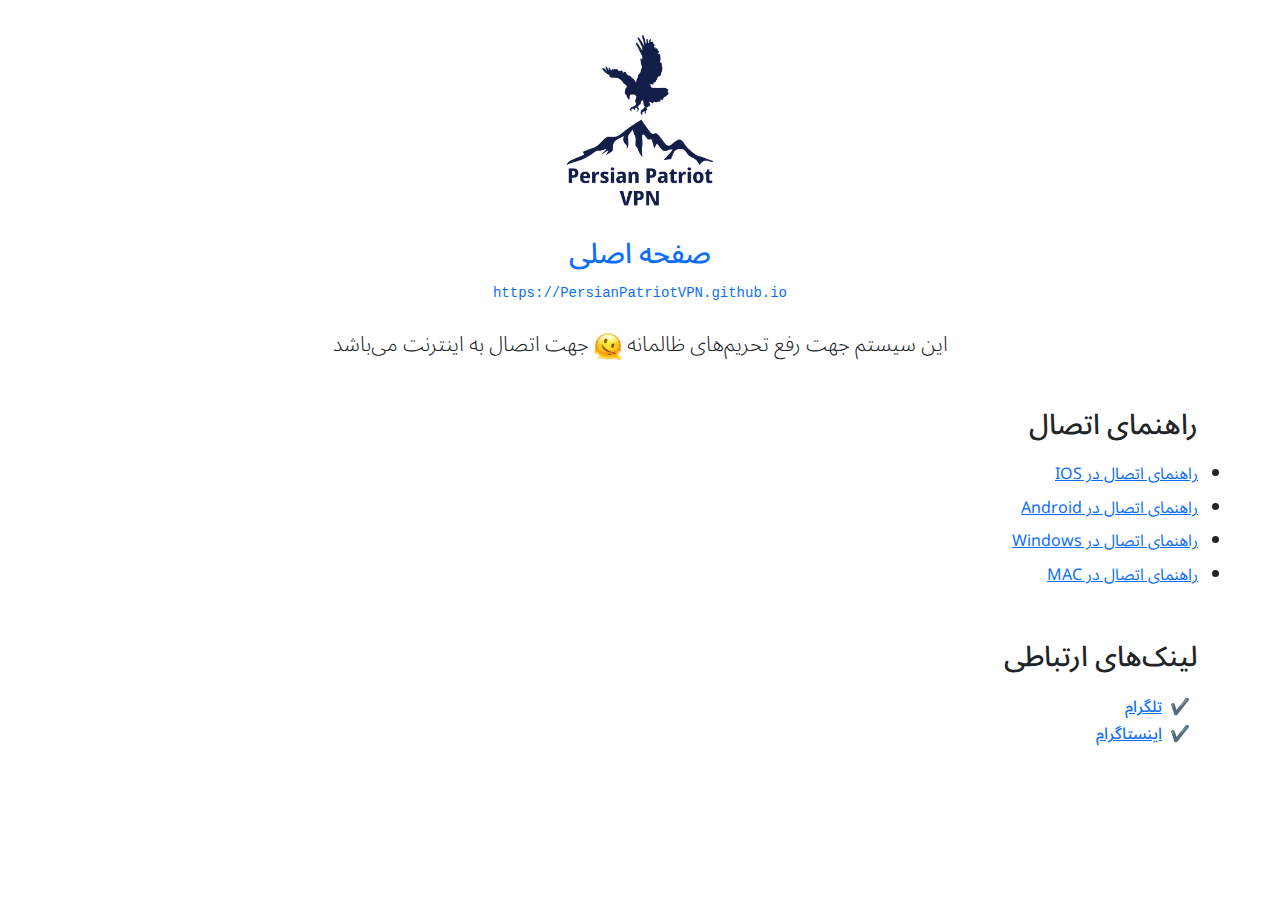
<file: index.html>
<!DOCTYPE html>
<html lang="fa">
  <head>
    <meta charset="UTF-8" />
    <meta http-equiv="X-UA-Compatible" content="IE=edge" />
    <meta name="viewport" content="width=device-width, initial-scale=1.0" />
    <title>PERSIAN PATRIOT VPN</title>
    <link rel="icon" type="image/x-icon" href="./assets/img/logo.ico" />

    <link href="./assets/css/bootstrap.min.css" rel="stylesheet" />
    <style>
      ul {
        padding: unset !important;
      }
      li {
        line-height: 2.1 !important;
      }
    </style>
  </head>

  <body style="direction: rtl; text-align: right">
    <!-- Begin page content -->
    <main role="main" class="container">
      <div id="sectionMain"></div>

      <h3 class="mt-5">راهنمای اتصال</h3>
      <p class="lead"></p>

      <ul>
        <li>
          <a href="./ssh-connection-guide-on-ios.html" target="_self">
            راهنمای اتصال در IOS
          </a>
        </li>
        <li>
          <a href="./ssh-connection-guide-on-android.html" target="_self">
            راهنمای اتصال در Android
          </a>
        </li>
        <li>
          <a href="./connection-guide-on-windows.html" target="_self">
            راهنمای اتصال در Windows
          </a>
        </li>
        <li>
          <a href="./connection-guide-on-mac.html" target="_self">
            راهنمای اتصال در MAC
          </a>
        </li>
      </ul>

      <br />

      <div>
        <h3 class="mt-2 mb-4">لینک‌های ارتباطی</h3>
        <h6>
          <strong class="m-2">✔️</strong
          ><a href="https://t.me/PersianPatriotVPN" target="_blank">تلگرام</a>
        </h6>
        <h6>
          <strong class="m-2">✔️</strong
          ><a
            href="https://www.instagram.com/persianpatriotvpn/"
            target="_blank"
            >اینستاگرام</a
          >
        </h6>
      </div>
    </main>
    <br />
    <br />
    <br />

    <script src="./assets/js/bootstrap.bundle.min.js"></script>
    <script src="./assets/js/script.js"></script>
  </body>
</html>
</file>
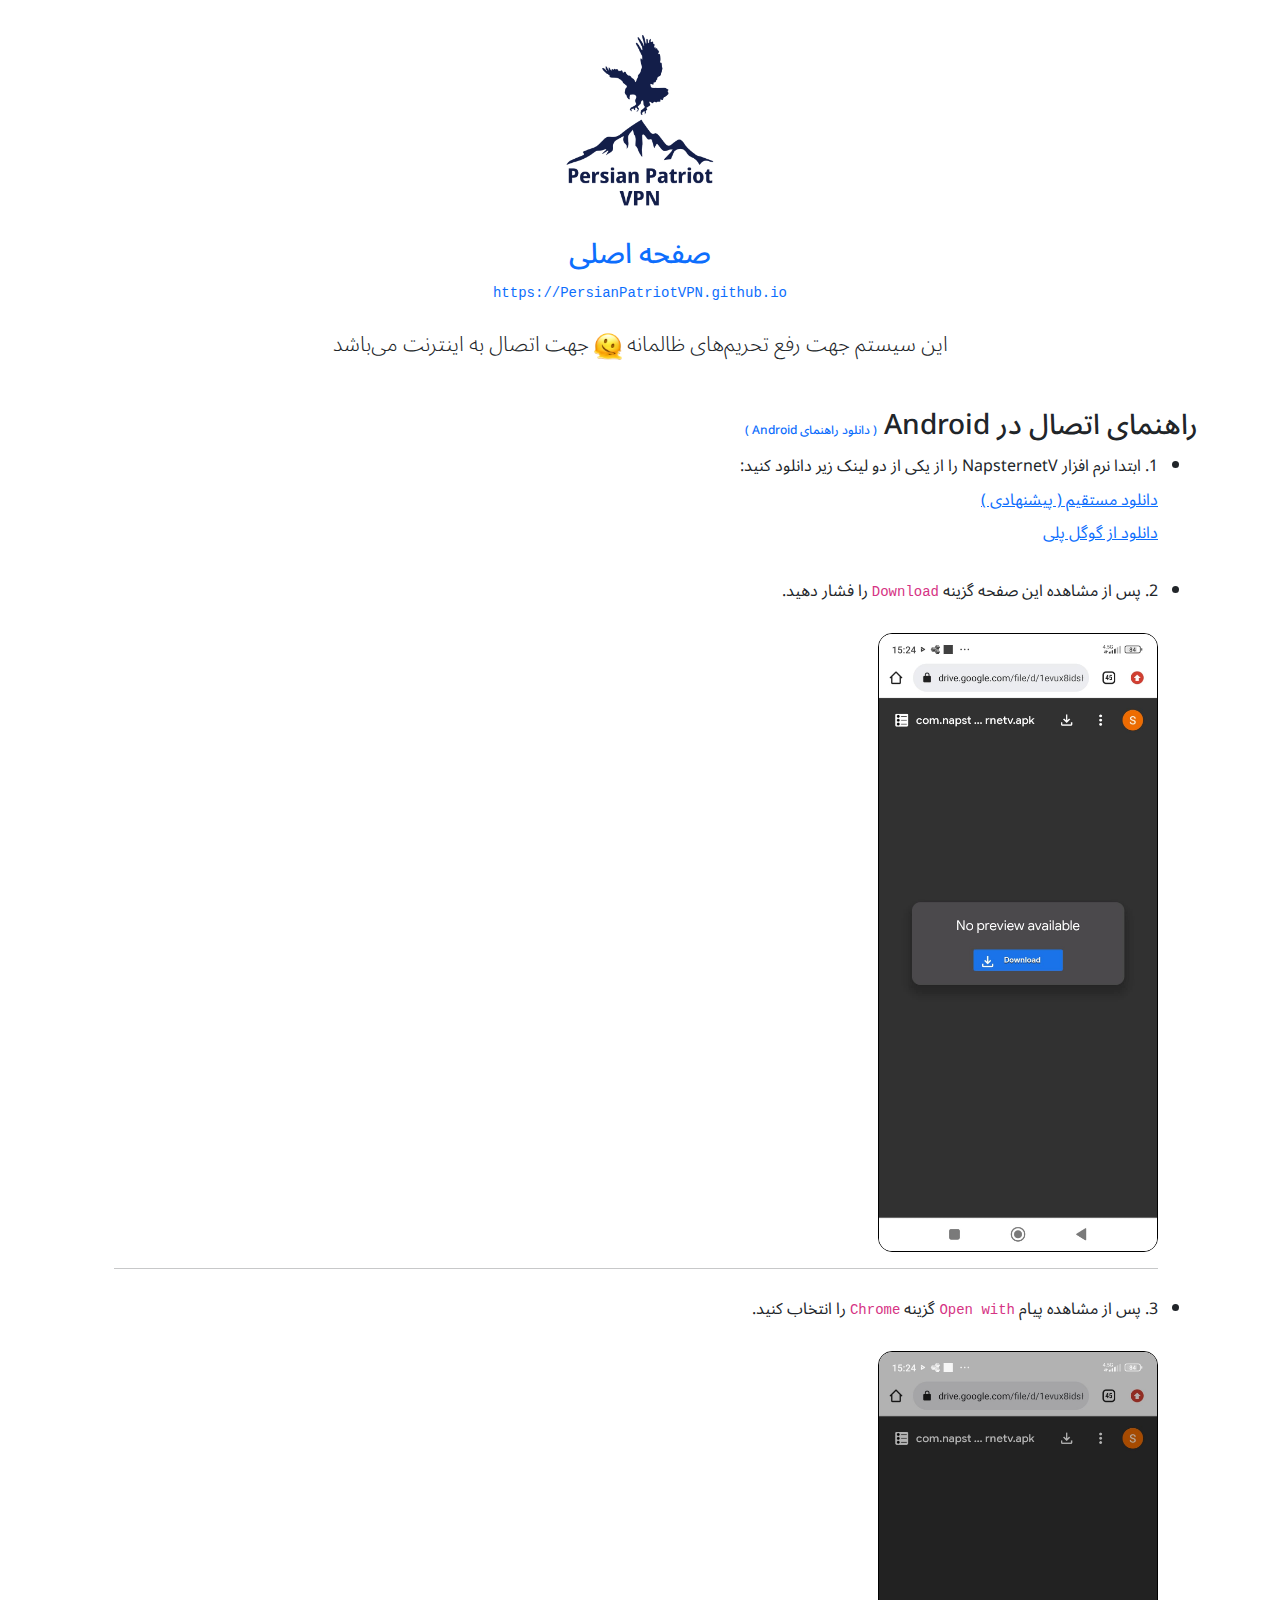
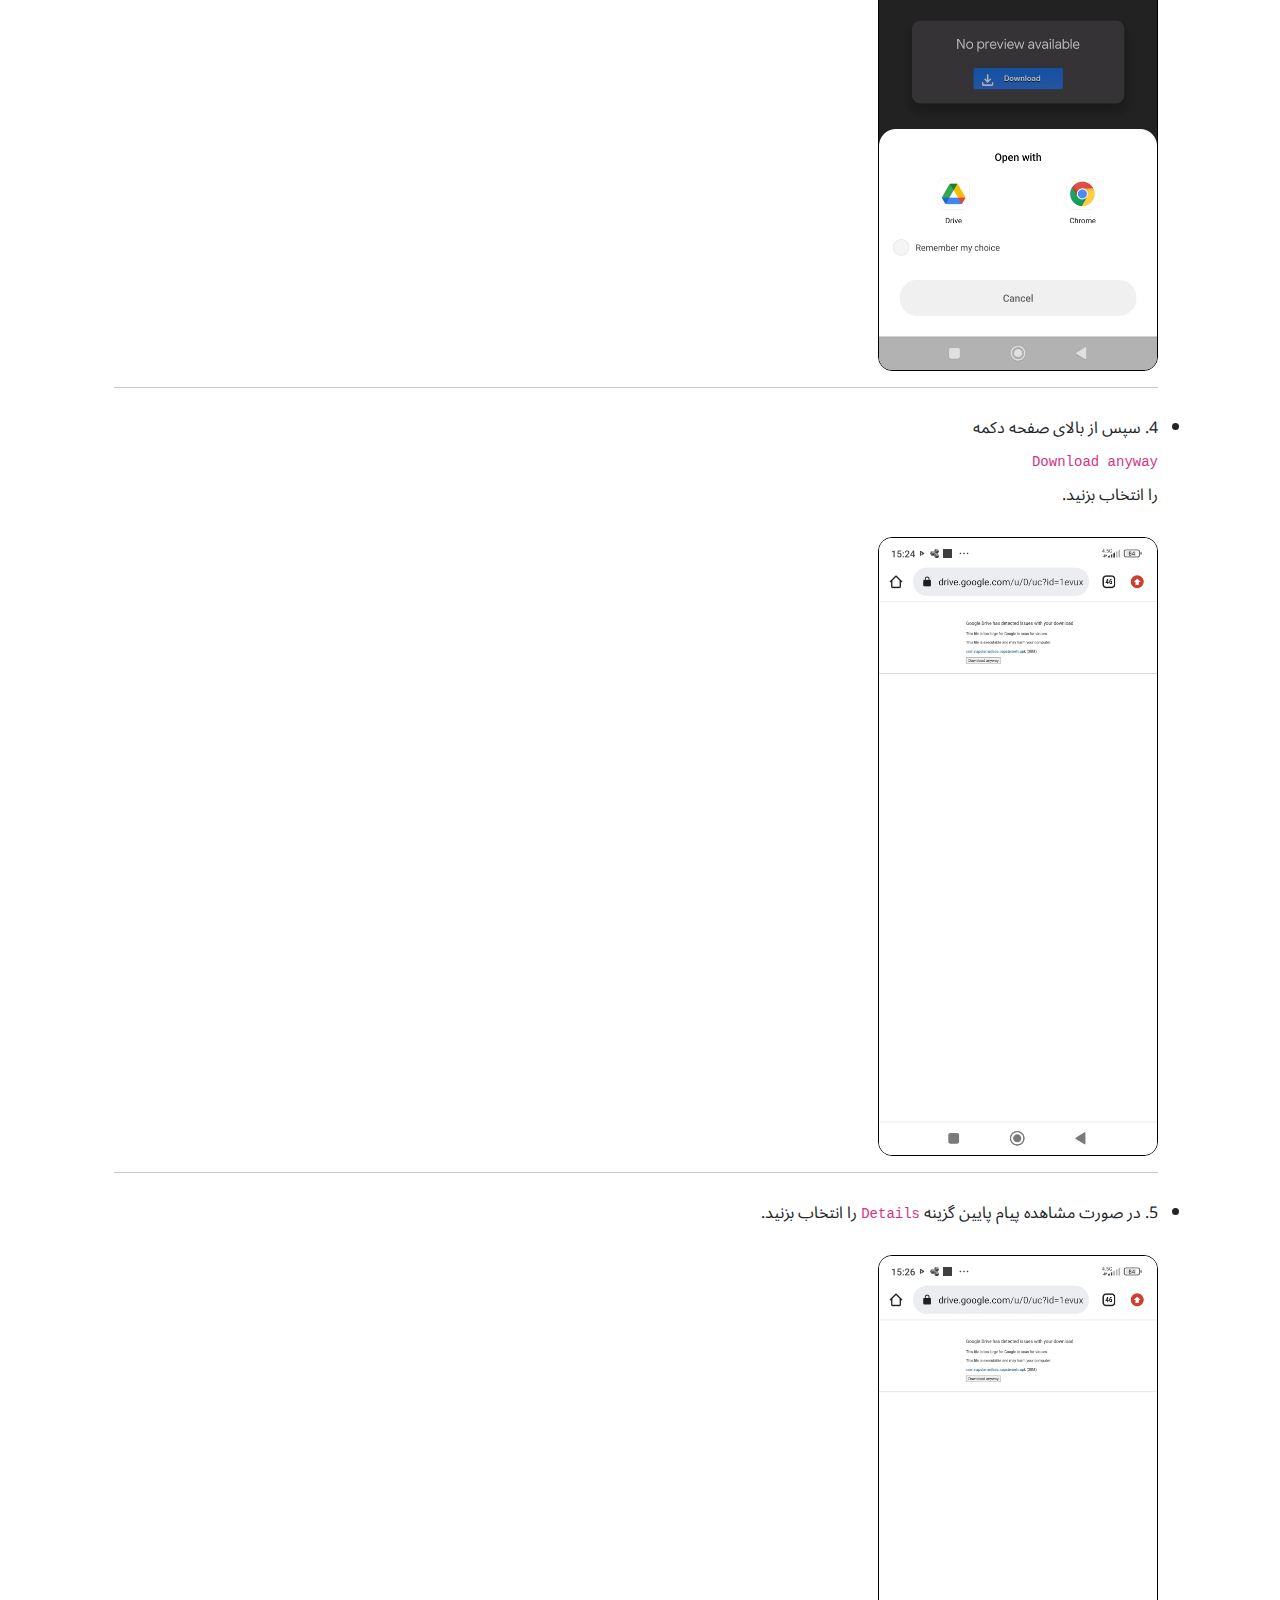
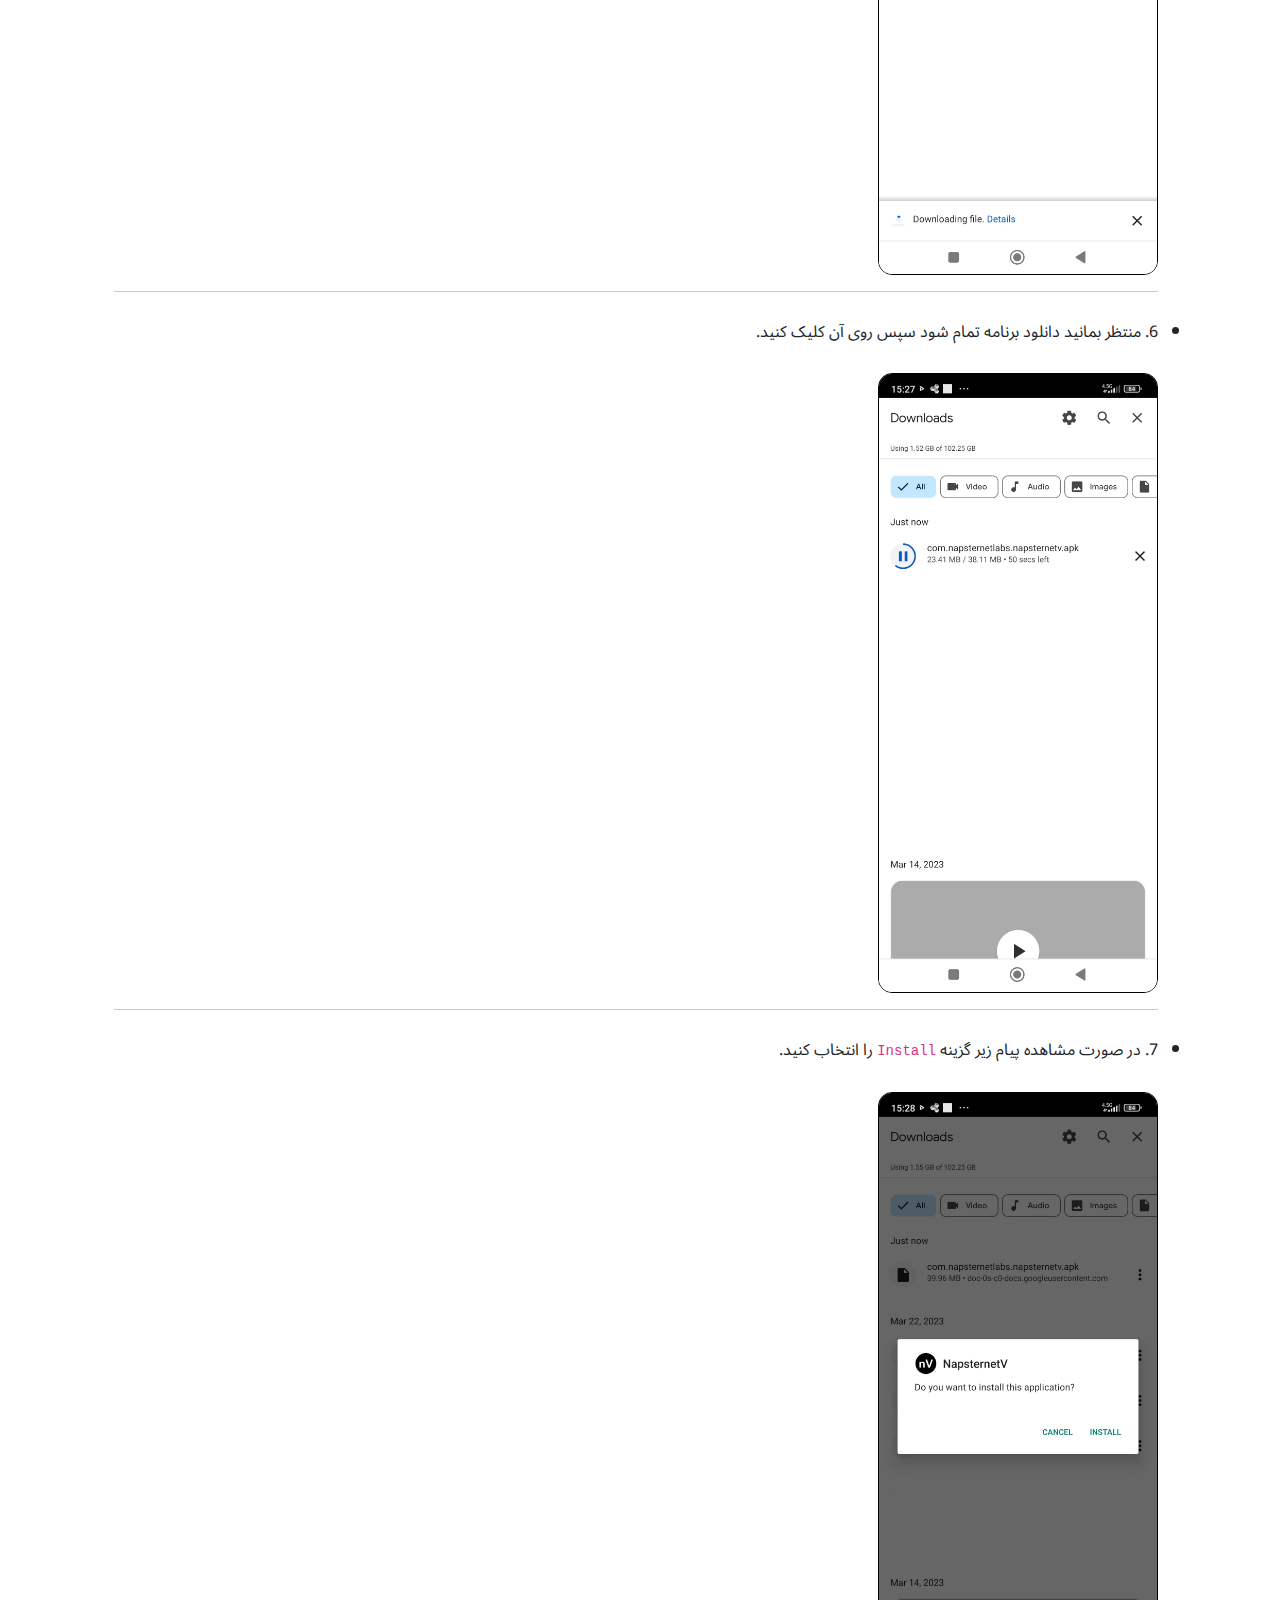
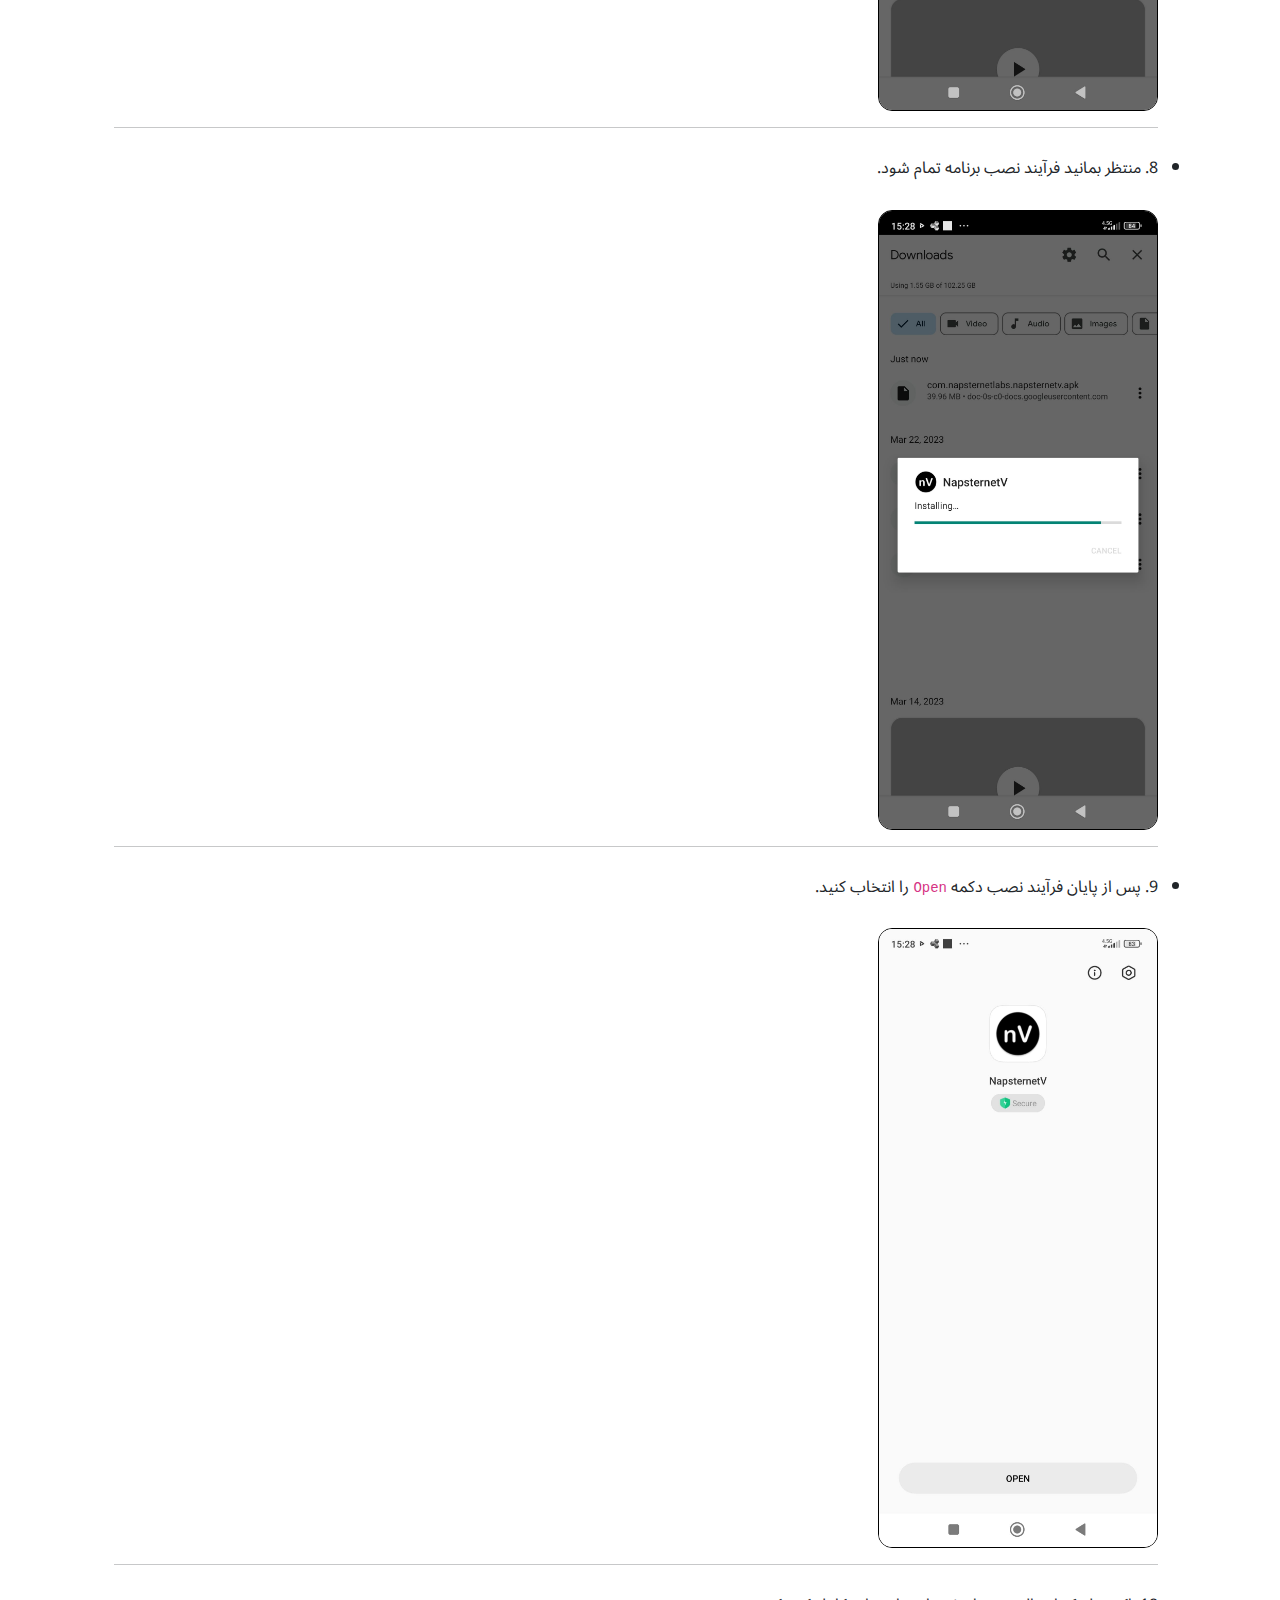
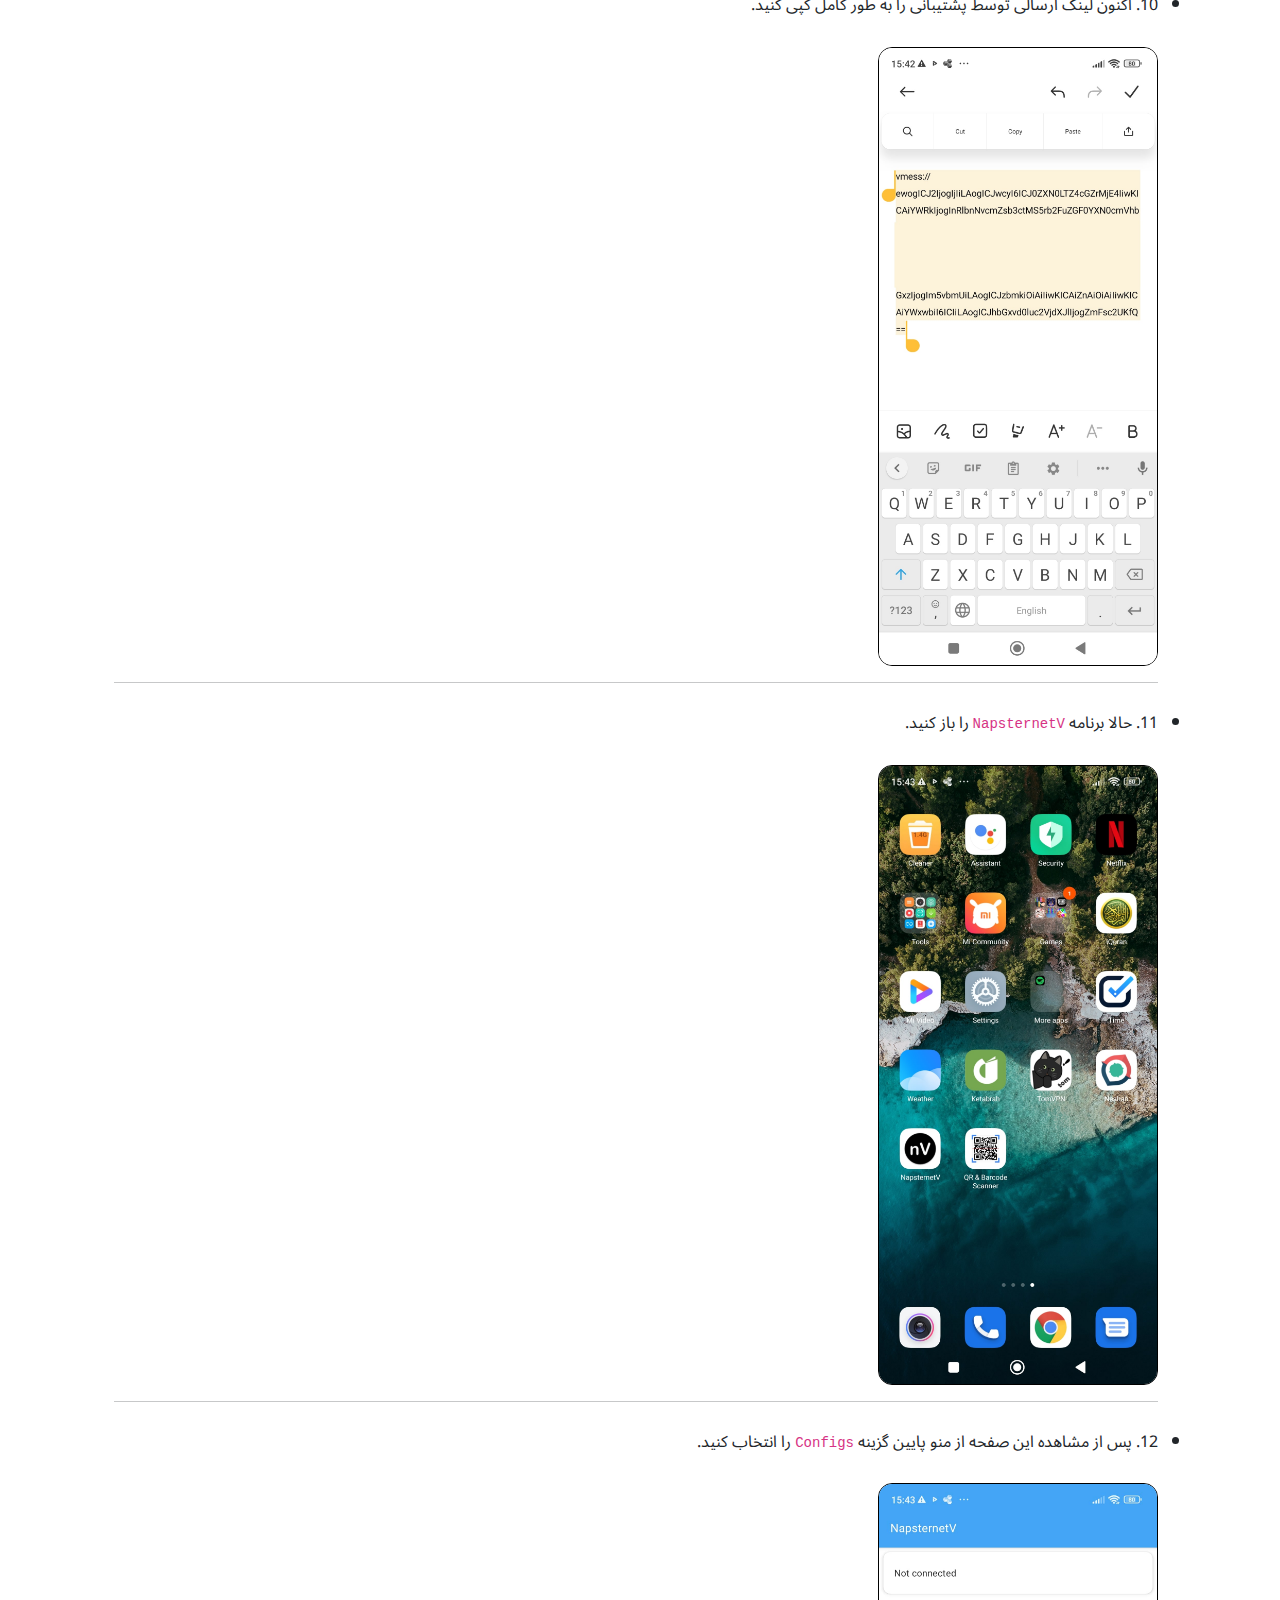
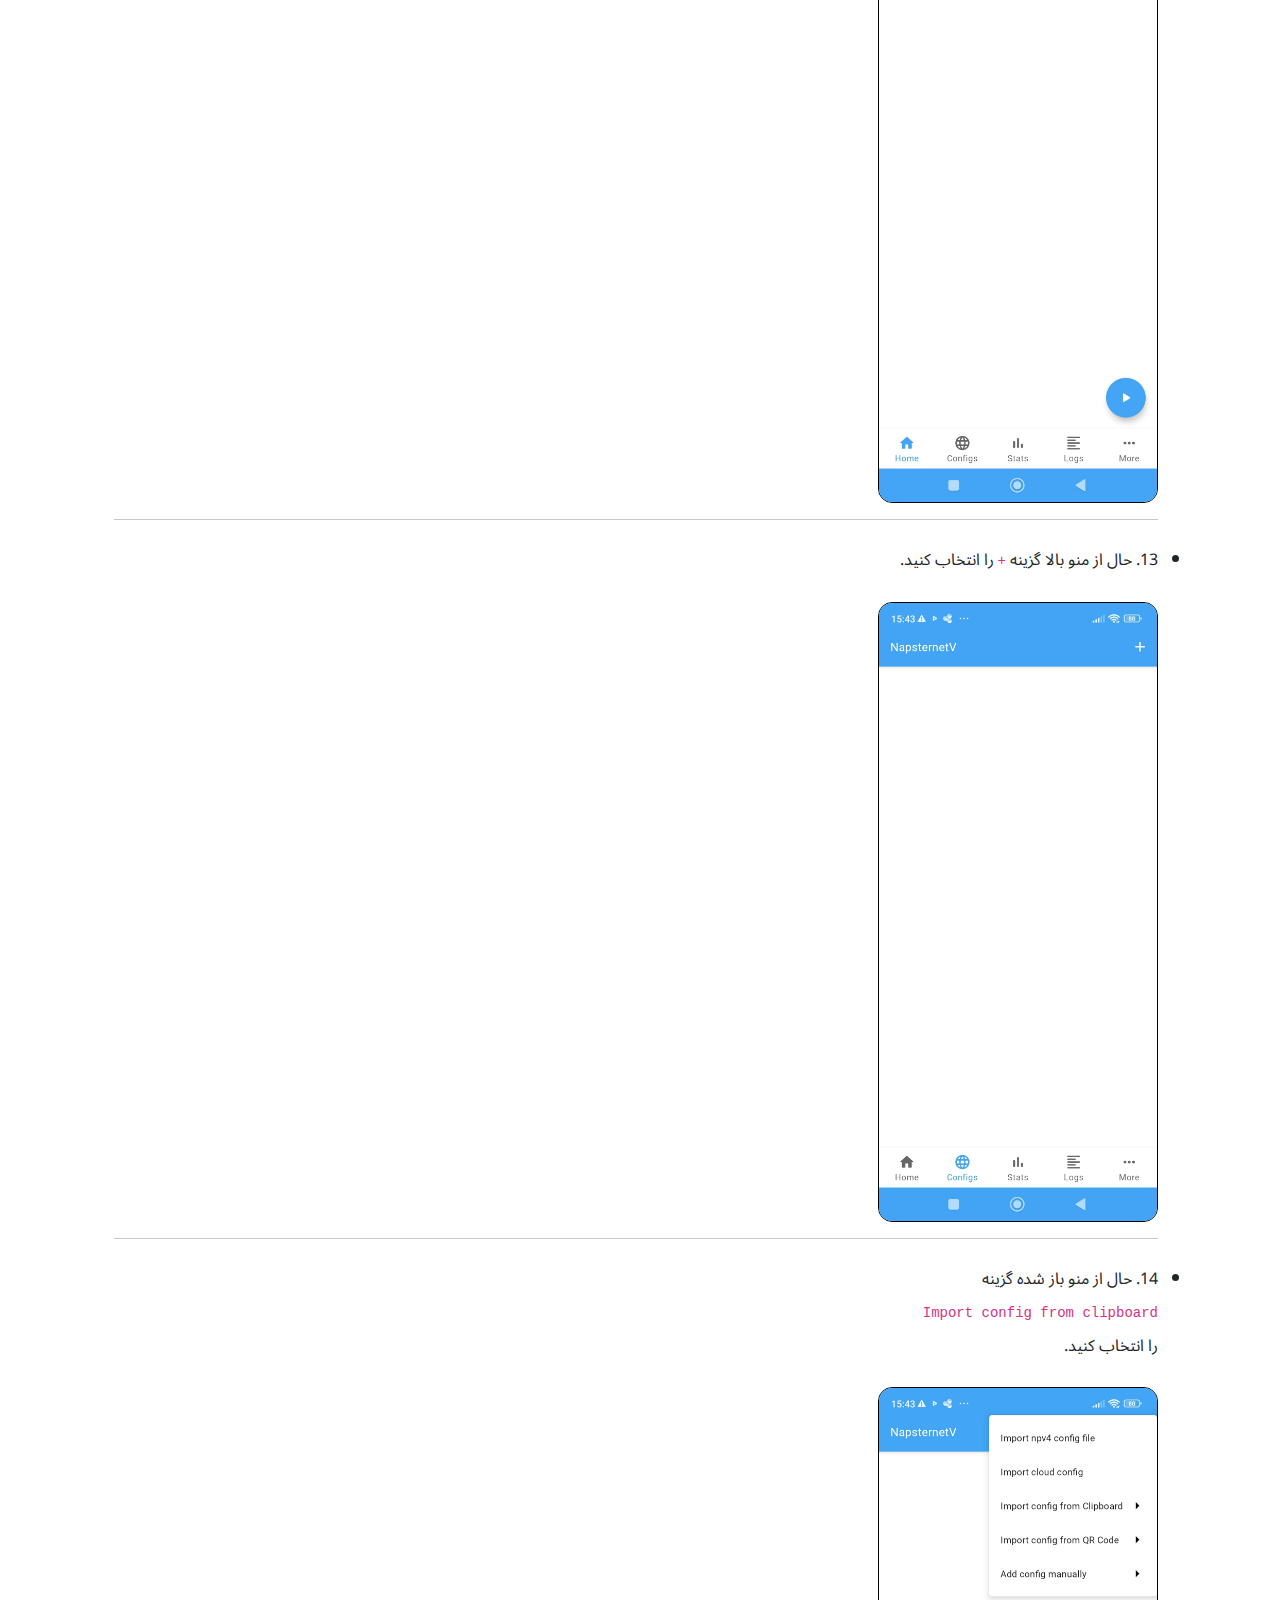
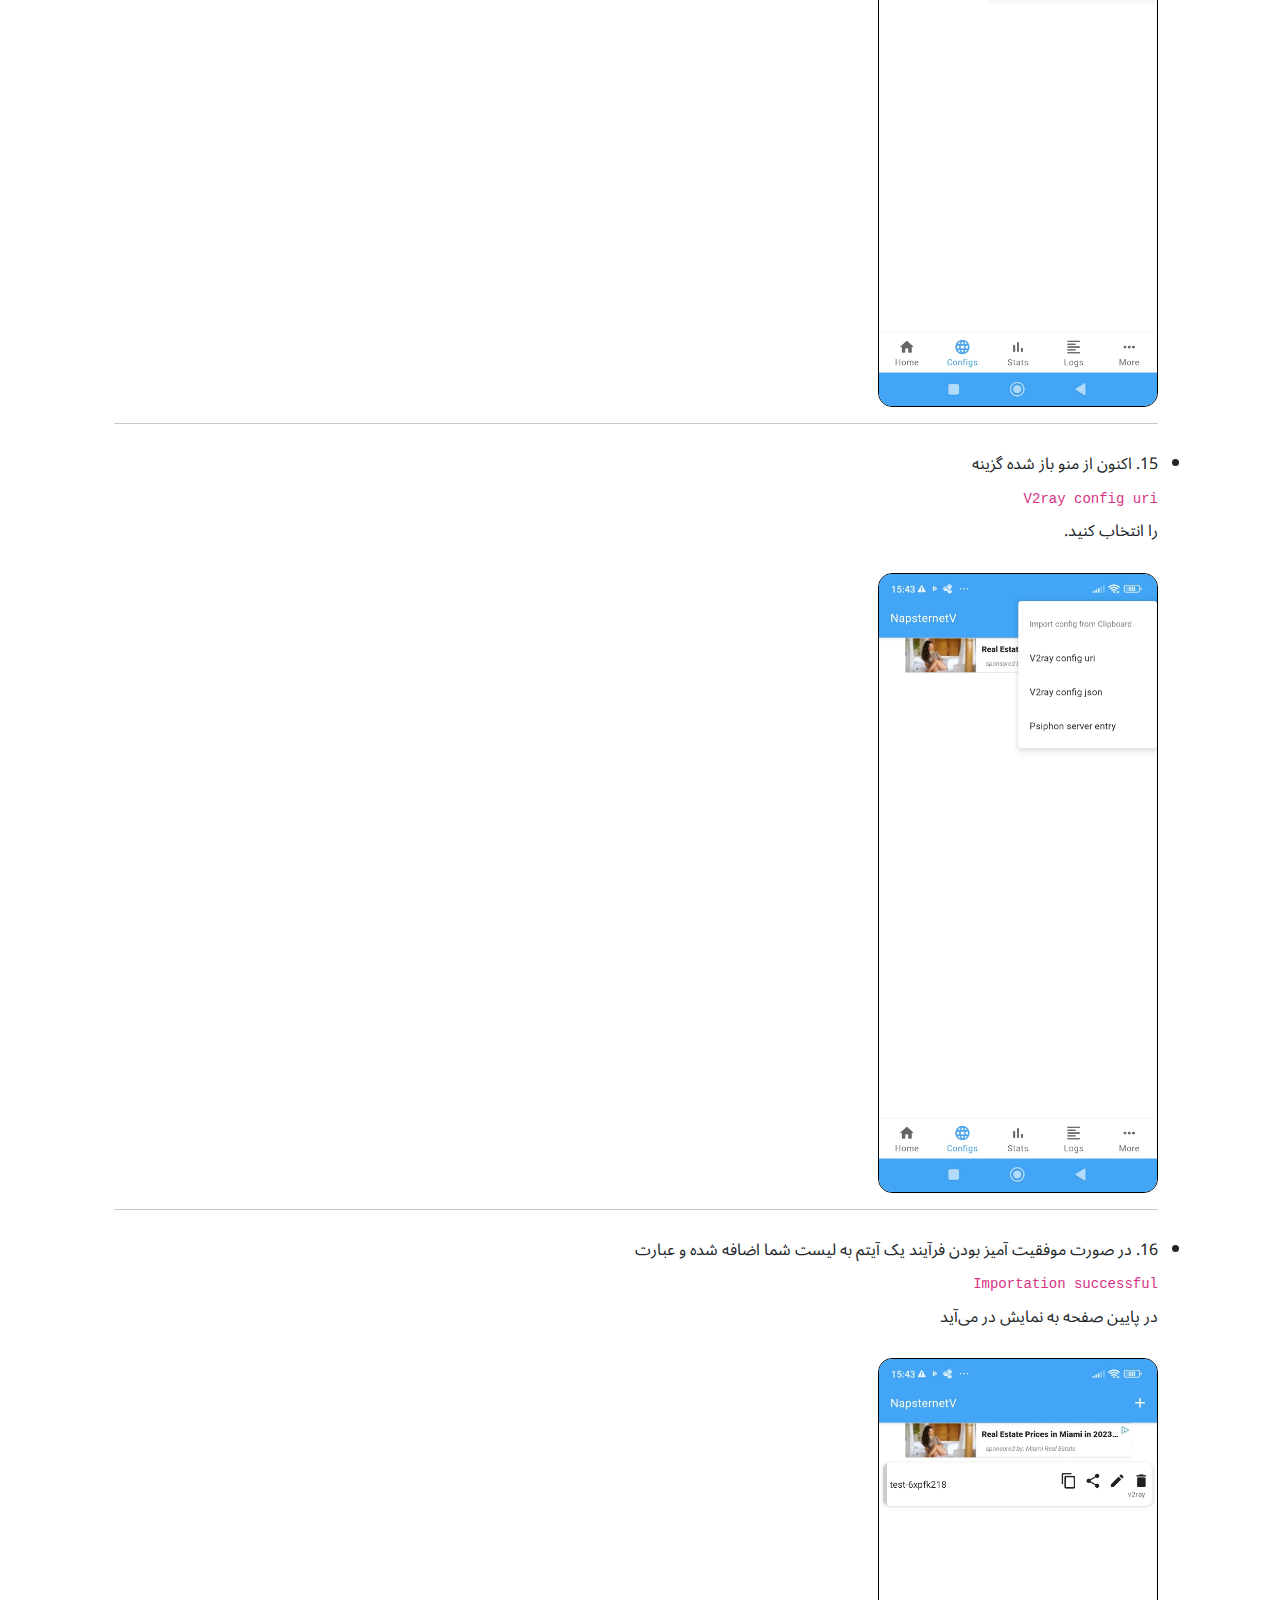
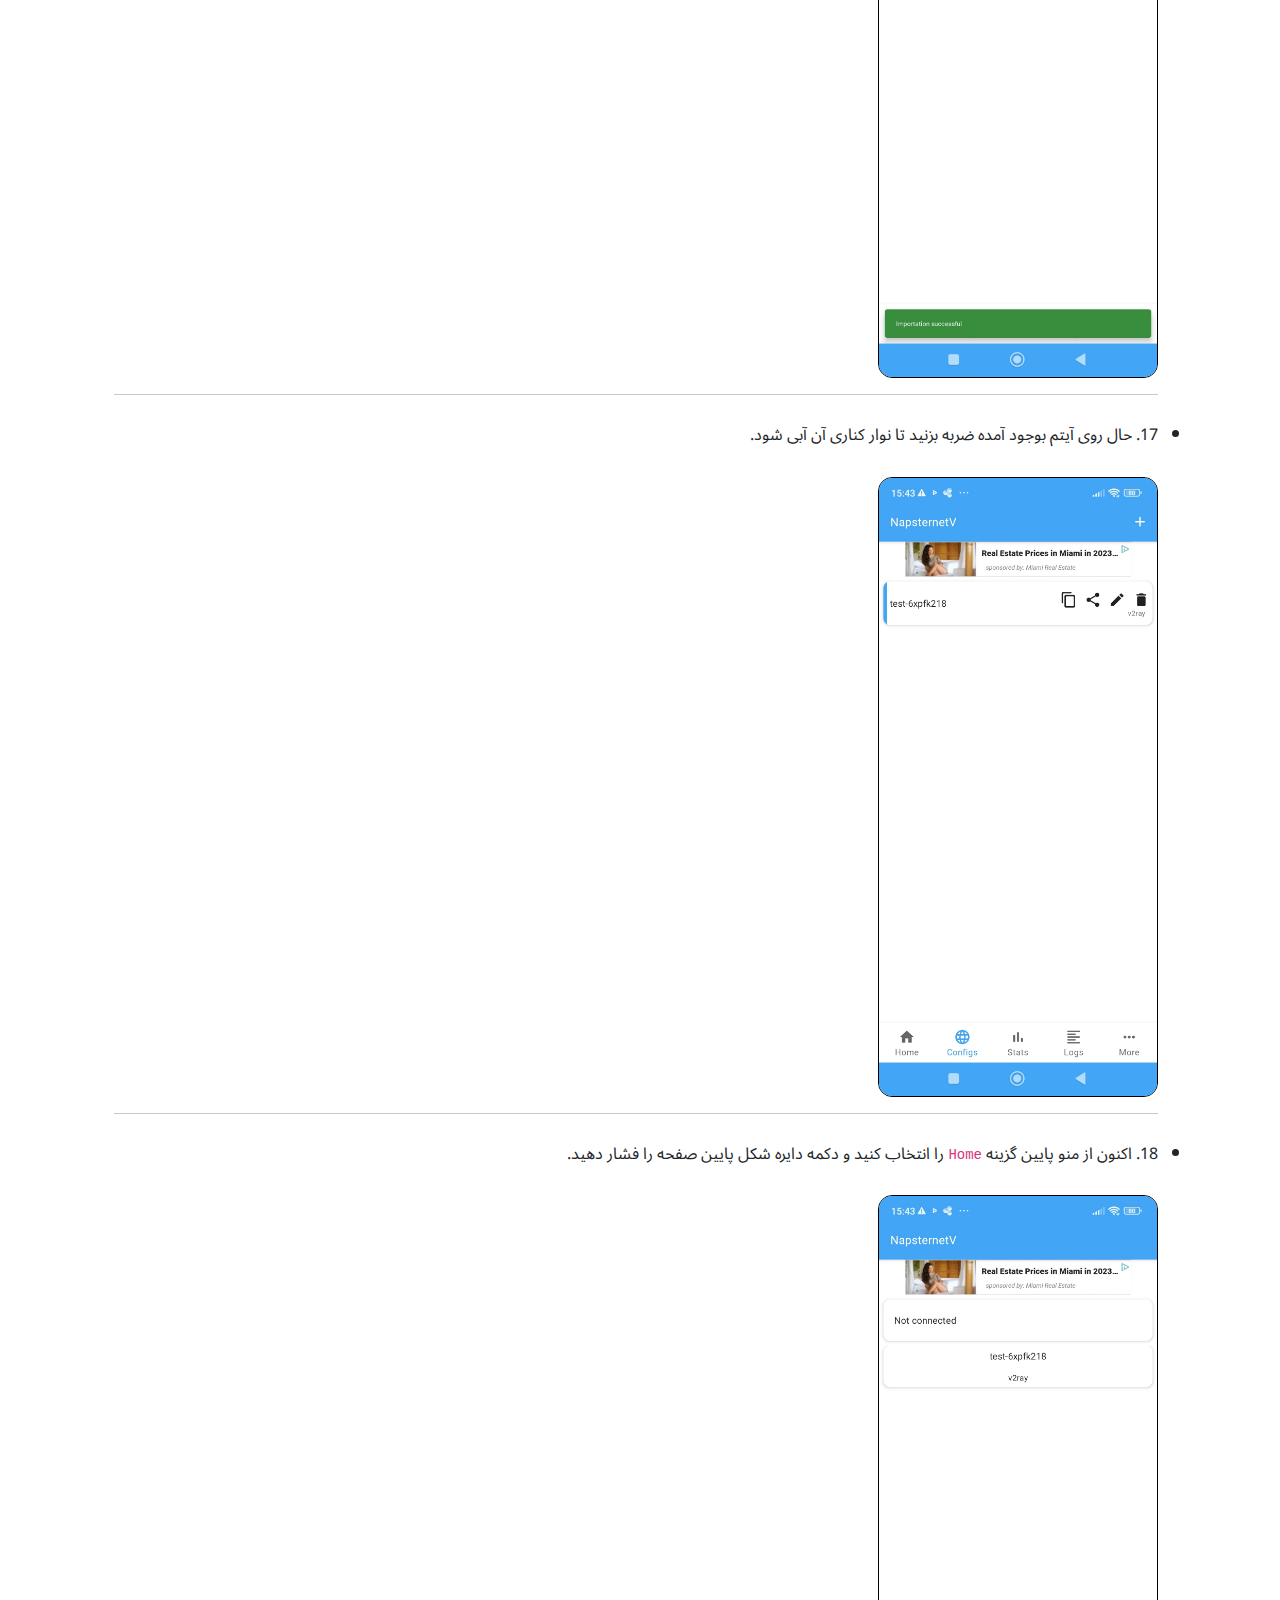
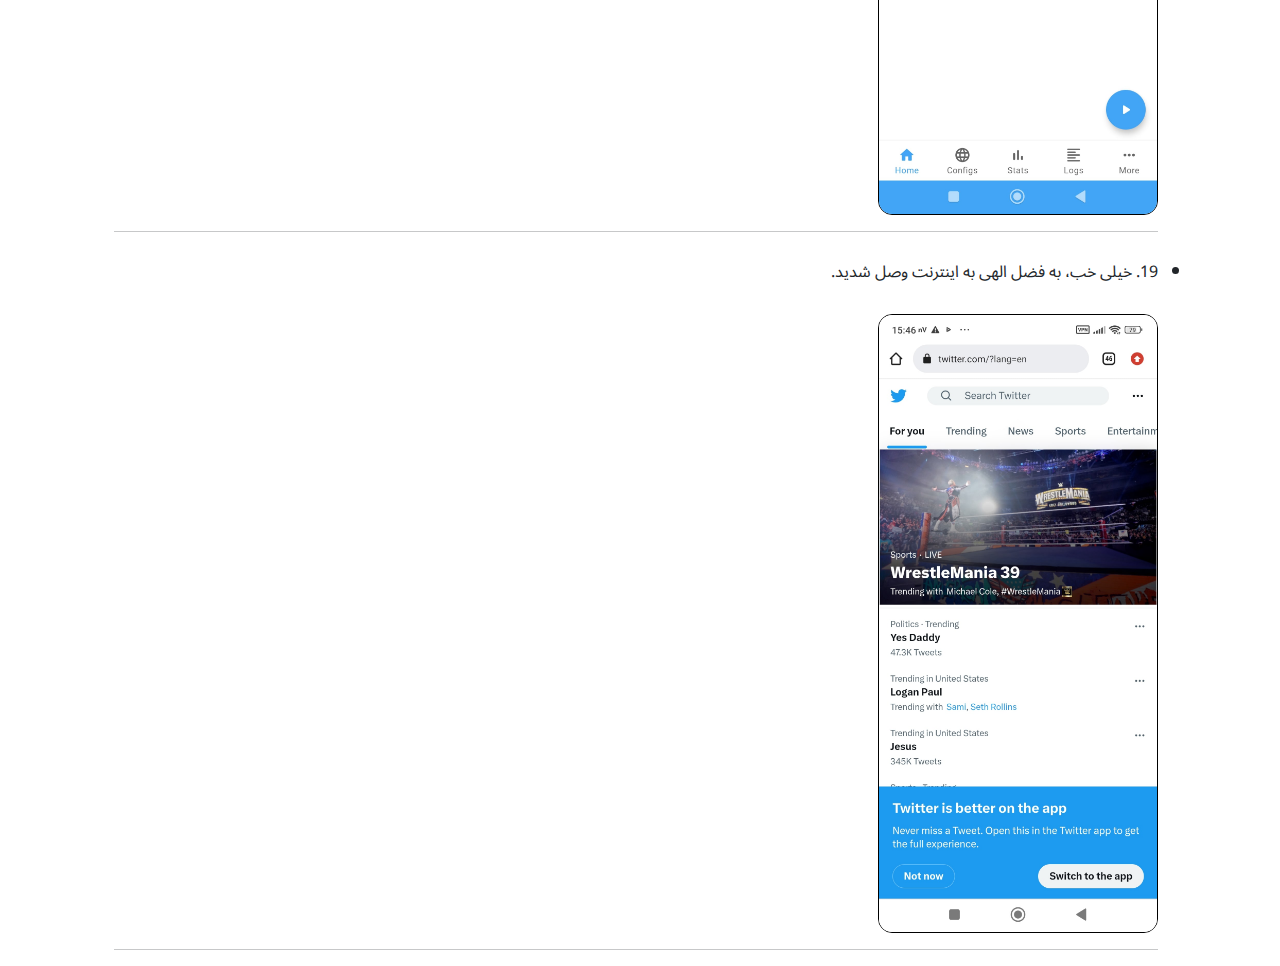
<file: connection-guide-on-android.html>
<!DOCTYPE html>
<html lang="fa">
  <head>
    <meta charset="UTF-8" />
    <meta http-equiv="X-UA-Compatible" content="IE=edge" />
    <meta name="viewport" content="width=device-width, initial-scale=1.0" />
    <title>PERSIAN PATRIOT VPN</title>
    <link rel="icon" type="image/x-icon" href="./assets/img/logo.ico" />

    <link href="./assets/css/bootstrap.min.css" rel="stylesheet" />
    <style>
      li {
        line-height: 2.1 !important;
      }
      img {
        border: 1px solid #000;
      }
    </style>
  </head>

  <body style="direction: rtl; text-align: right">
    <!-- Begin page content -->
    <main role="main" class="container">
      <div id="sectionMain"></div>

      <h3 class="mt-5">
        راهنمای اتصال در Android
        <a
          href="./assets/img/help/android.png"
          target="_blank"
          style="font-size: 12px; text-decoration: unset"
        >
          ( دانلود راهنمای Android )
        </a>
      </h3>

      <ul>
        <li>
          1. ابتدا نرم افزار NapsternetV را از یکی از دو لینک زیر دانلود کنید:
          <br />
          <a
            href="https://drive.google.com/file/d/1evux8idsHJnwWeJKj3Vfcaj_Q4PtImbs/view?usp=share_link"
            target="_blank"
            >دانلود مستقیم ( پیشنهادی )</a
          >
          <br />
          <a
            href="https://play.google.com/store/apps/details?id=com.napsternetlabs.napsternetv&hl=en&gl=US"
            target="_blank"
            >دانلود از گوگل پلی</a
          >
          <br />
        </li>
        <li class="mt-4">
          2. پس از مشاهده این صفحه گزینه <code>Download</code> را فشار دهید.

          <br />
          <img
            src="./assets/img/android/1.jpg"
            class="mt-4"
            style="width: 280px; border-radius: 14px"
          />
        </li>
        <hr />

        <li class="mt-4">
          3. پس از مشاهده پیام
          <code>Open with</code>
          گزینه
          <code>Chrome</code>
          را انتخاب کنید.
          <br />
          <img
            src="./assets/img/android/2.jpg"
            class="mt-4"
            style="width: 280px; border-radius: 14px"
          />
        </li>
        <hr />

        <li class="mt-4">
          4. سپس از بالای صفحه دکمه
          <br />
          <code>Download anyway</code>
          <br />
          را انتخاب بزنید.
          <br />
          <img
            src="./assets/img/android/3.jpg"
            class="mt-4"
            style="width: 280px; border-radius: 14px"
          />
        </li>
        <hr />

        <li class="mt-4">
          5. در صورت مشاهده پیام پایین گزینه
          <code>Details</code>

          را انتخاب بزنید.
          <br />
          <img
            src="./assets/img/android/5.jpg"
            class="mt-4"
            style="width: 280px; border-radius: 14px"
          />
        </li>
        <hr />

        <li class="mt-4">
          6. منتظر بمانید دانلود برنامه تمام شود سپس روی آن کلیک کنید.
          <br />
          <img
            src="./assets/img/android/6.jpg"
            class="mt-4"
            style="width: 280px; border-radius: 14px"
          />
        </li>
        <hr />

        <li class="mt-4">
          7. در صورت مشاهده پیام زیر گزینه
          <code>Install</code>
          را انتخاب کنید.
          <br />
          <img
            src="./assets/img/android/8.jpg"
            class="mt-4"
            style="width: 280px; border-radius: 14px"
          />
        </li>
        <hr />

        <li class="mt-4">
          8. منتظر بمانید فرآیند نصب برنامه تمام شود.
          <br />
          <img
            src="./assets/img/android/9.jpg"
            class="mt-4"
            style="width: 280px; border-radius: 14px"
          />
        </li>
        <hr />

        <li class="mt-4">
          9. پس از پایان فرآیند نصب دکمه

          <code>Open</code>
          را انتخاب کنید.
          <br />
          <img
            src="./assets/img/android/10.jpg"
            class="mt-4"
            style="width: 280px; border-radius: 14px"
          />
        </li>
        <hr />

        <li class="mt-4">
          10. اکنون لینک ارسالی توسط پشتیبانی را به طور کامل کپی کنید.
          <br />
          <img
            src="./assets/img/android/12.jpg"
            class="mt-4"
            style="width: 280px; border-radius: 14px"
          />
        </li>
        <hr />

        <li class="mt-4">
          11. حالا برنامه
          <code>NapsternetV</code>
          را باز کنید.
          <br />
          <img
            src="./assets/img/android/13.jpg"
            class="mt-4"
            style="width: 280px; border-radius: 14px"
          />
        </li>
        <hr />

        <li class="mt-4">
          12. پس از مشاهده این صفحه از منو پایین گزینه
          <code>Configs</code>
          را انتخاب کنید.
          <br />
          <img
            src="./assets/img/android/14.jpg"
            class="mt-4"
            style="width: 280px; border-radius: 14px"
          />
        </li>
        <hr />

        <li class="mt-4">
          13. حال از منو بالا گزینه
          <code>+</code>
          را انتخاب کنید.
          <br />
          <img
            src="./assets/img/android/15.jpg"
            class="mt-4"
            style="width: 280px; border-radius: 14px"
          />
        </li>
        <hr />

        <li class="mt-4">
          14. حال از منو باز شده گزینه
          <br />
          <code>Import config from clipboard</code>
          <br />
          را انتخاب کنید.
          <br />
          <img
            src="./assets/img/android/16.jpg"
            class="mt-4"
            style="width: 280px; border-radius: 14px"
          />
        </li>
        <hr />

        <li class="mt-4">
          15. اکنون از منو باز شده گزینه
          <br />
          <code>V2ray config uri</code>
          <br />
          را انتخاب کنید.
          <br />
          <img
            src="./assets/img/android/17.jpg"
            class="mt-4"
            style="width: 280px; border-radius: 14px"
          />
        </li>
        <hr />

        <li class="mt-4">
          16. در صورت موفقیت آمیز بودن فرآیند یک آیتم به لیست شما اضافه شده و
          عبارت

          <br />
          <code>Importation successful</code>
          <br />
          در پایین صفحه به نمایش در می‌آید
          <br />
          <img
            src="./assets/img/android/21.jpg"
            class="mt-4"
            style="width: 280px; border-radius: 14px"
          />
        </li>
        <hr />

        <li class="mt-4">
          17. حال روی آیتم بوجود آمده ضربه بزنید تا نوار کناری آن آبی شود.
          <br />
          <img
            src="./assets/img/android/22.jpg"
            class="mt-4"
            style="width: 280px; border-radius: 14px"
          />
        </li>
        <hr />

        <li class="mt-4">
          18. اکنون از منو پایین گزینه
          <code>Home</code>
          را انتخاب کنید و دکمه دایره شکل پایین صفحه را فشار دهید.
          <br />
          <img
            src="./assets/img/android/23.jpg"
            class="mt-4"
            style="width: 280px; border-radius: 14px"
          />
        </li>
        <hr />

        <li class="mt-4">
          19. خیلی خب، به فضل الهی به اینترنت وصل شدید.

          <br />
          <img
            src="./assets/img/android/24.jpg"
            class="mt-4"
            style="width: 280px; border-radius: 14px"
          />
        </li>
        <hr />
      </ul>
    </main>

    <script src="./assets/js/bootstrap.bundle.min.js"></script>
    <script src="./assets/js/script.js"></script>
  </body>
</html>
</file>
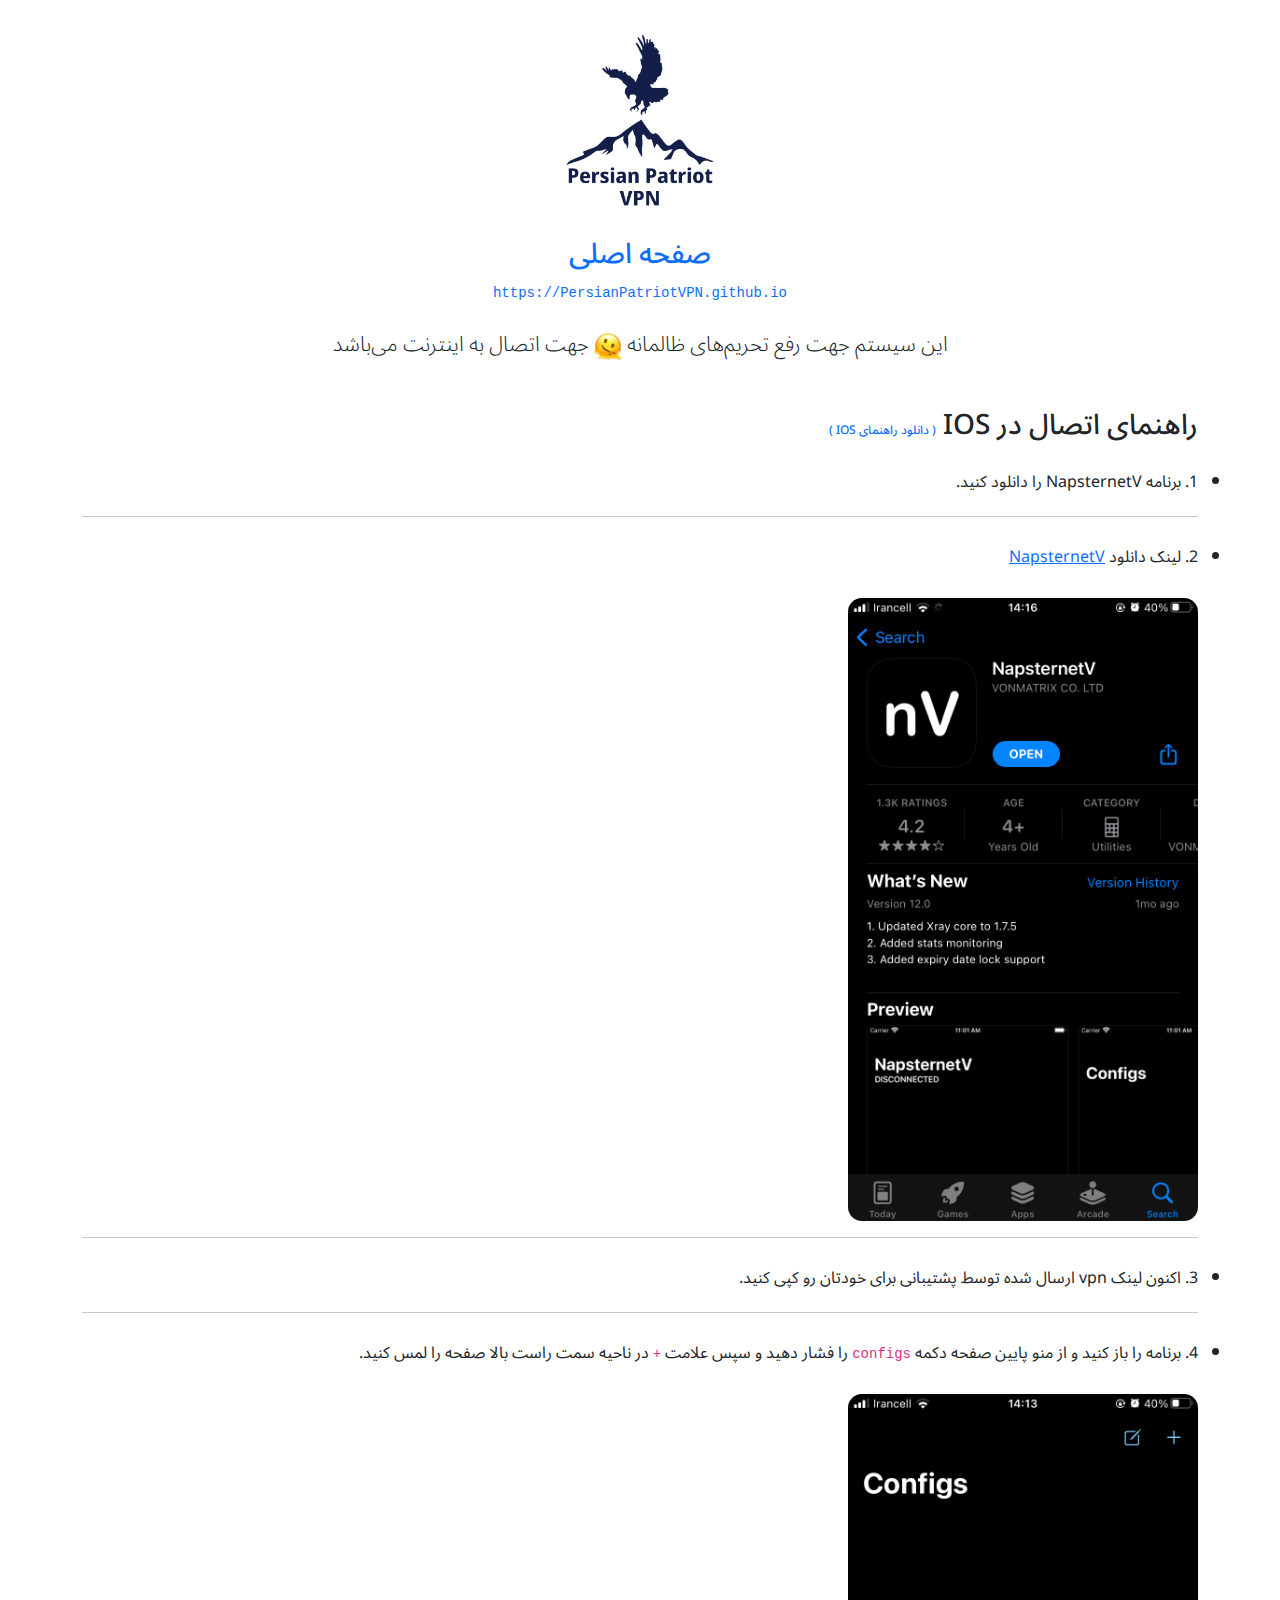
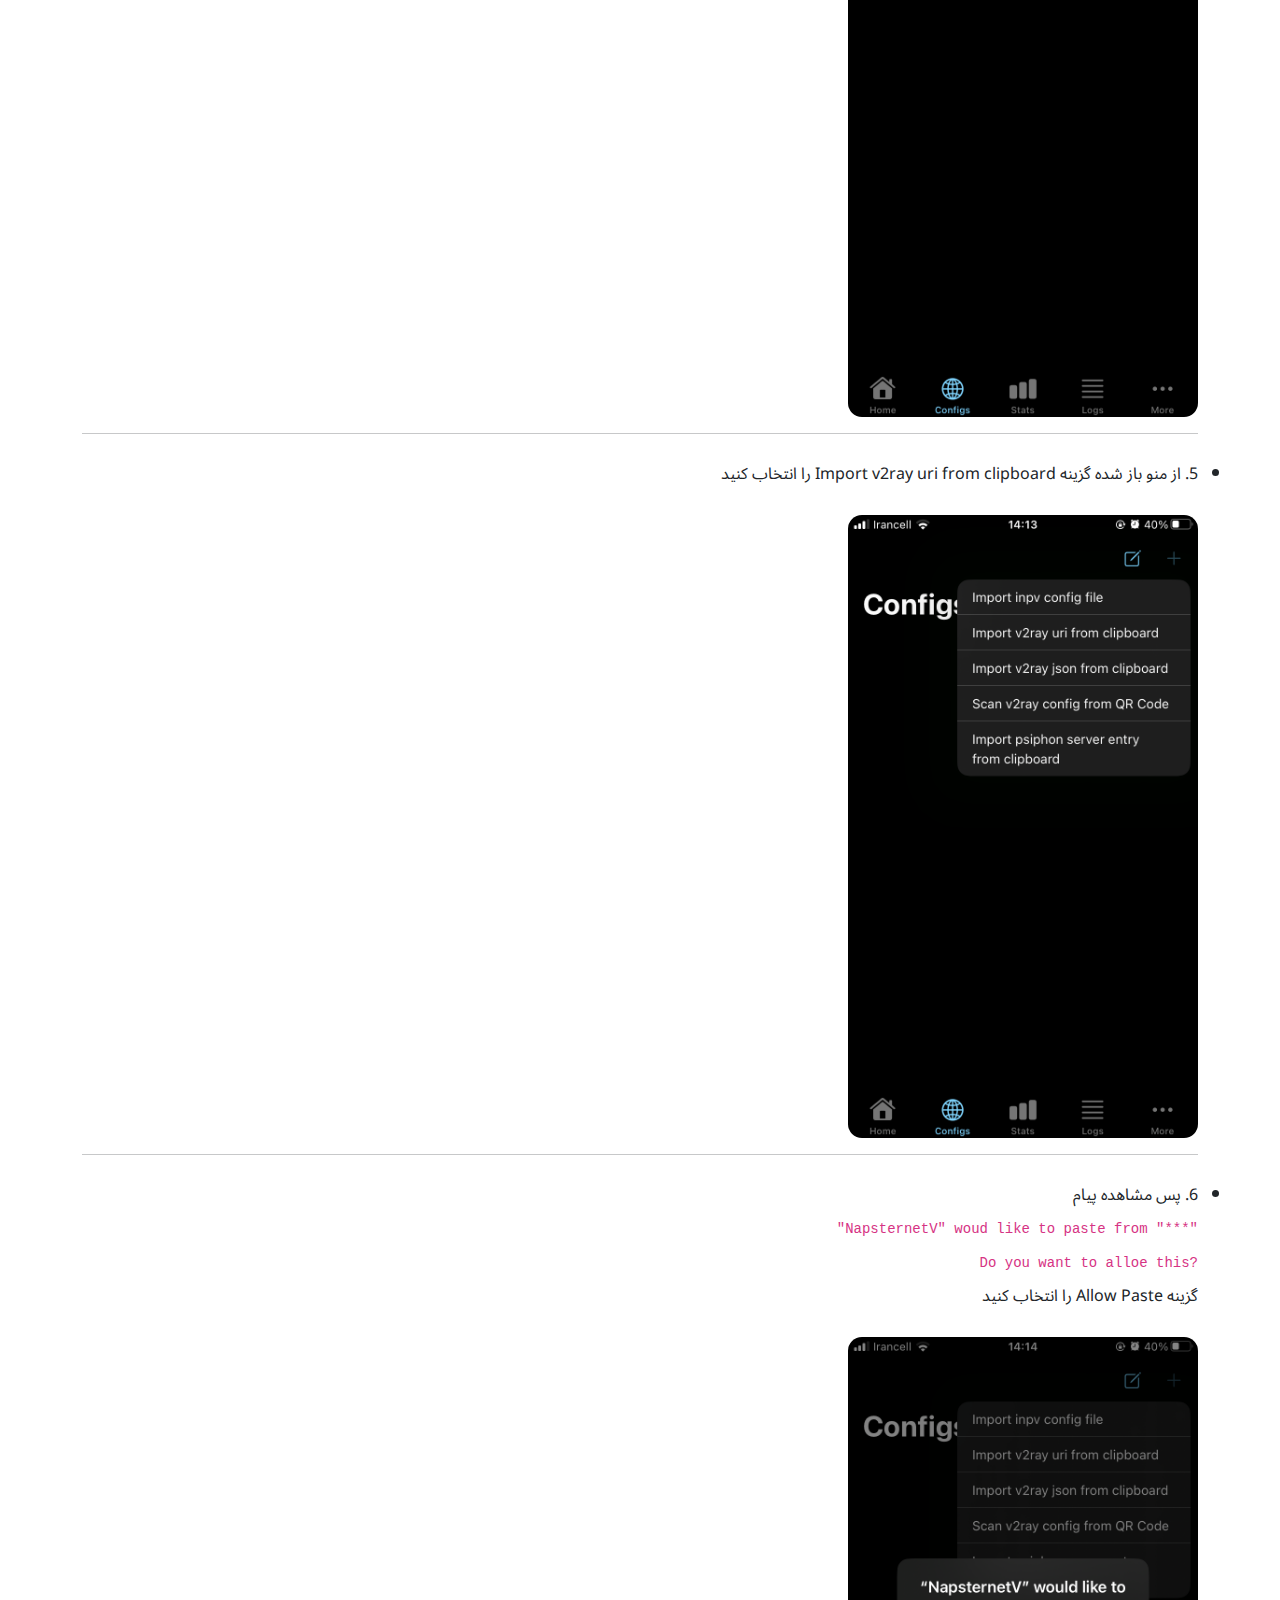
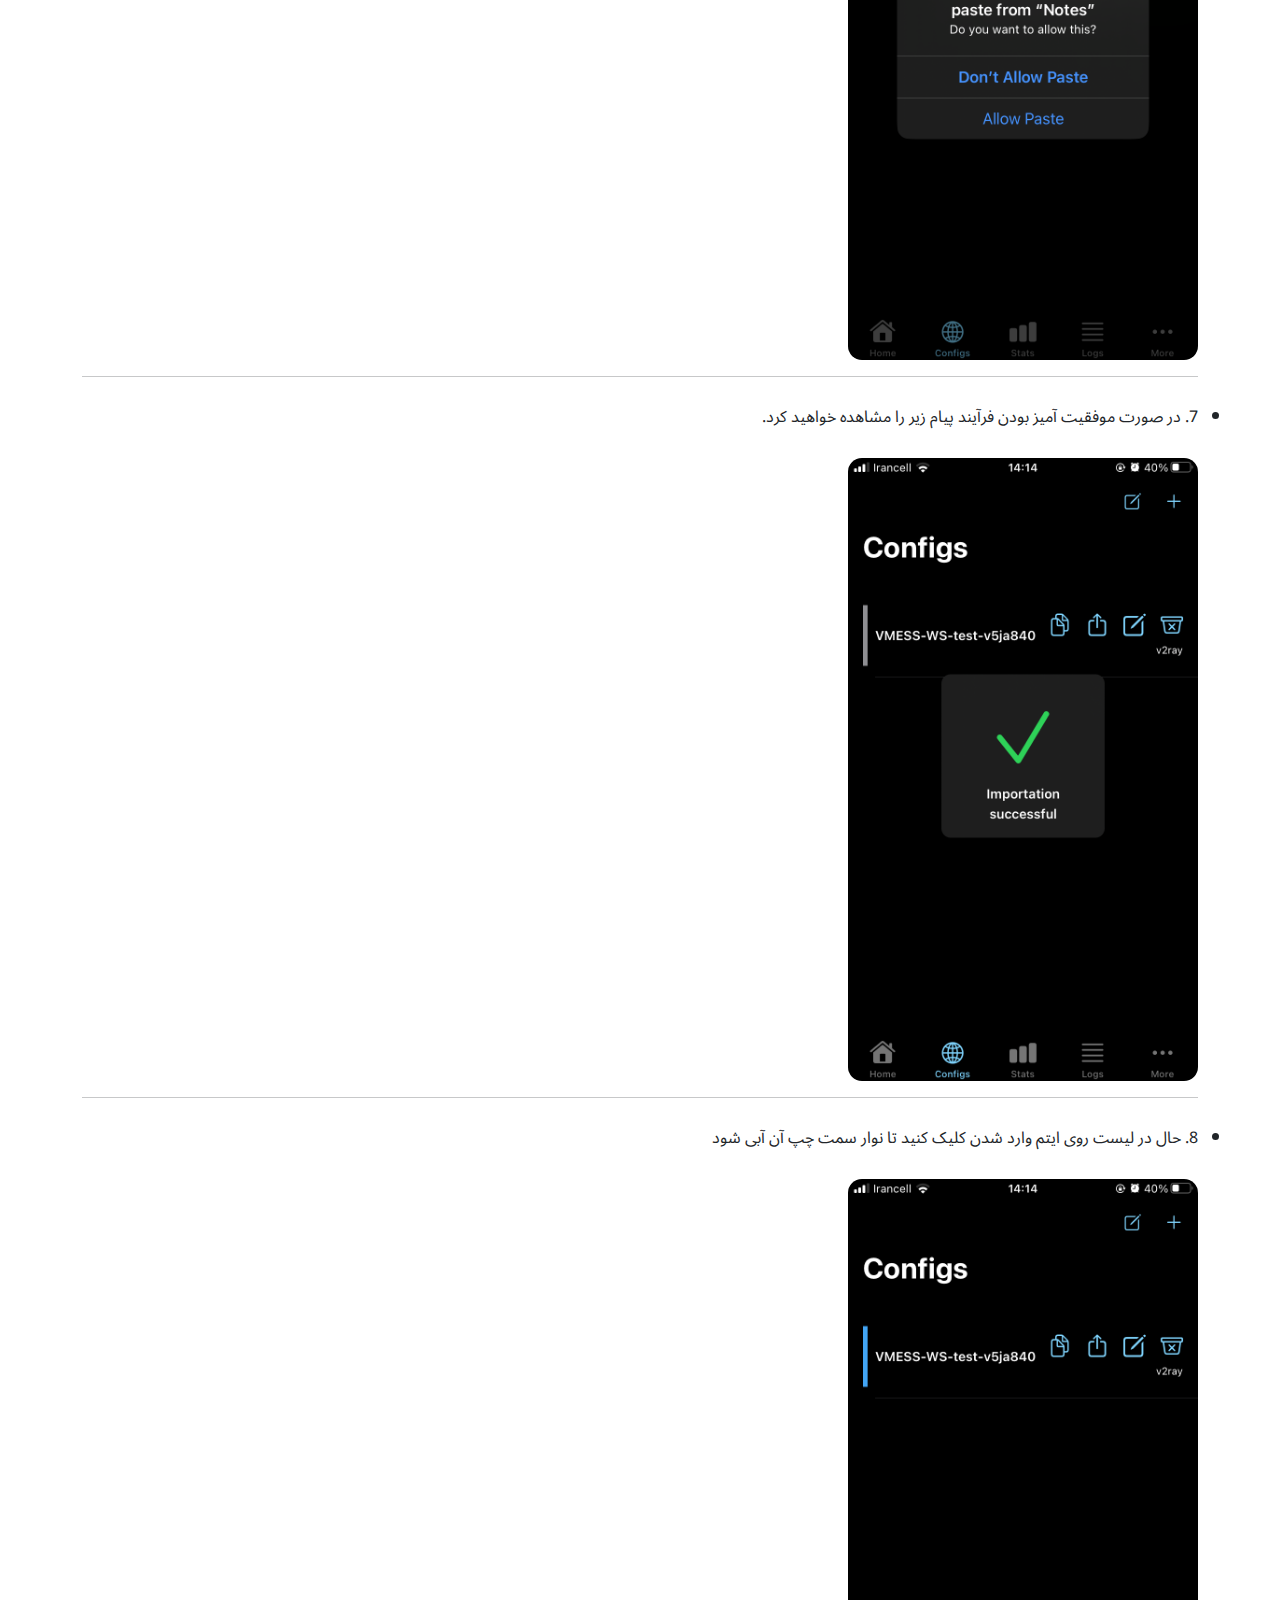
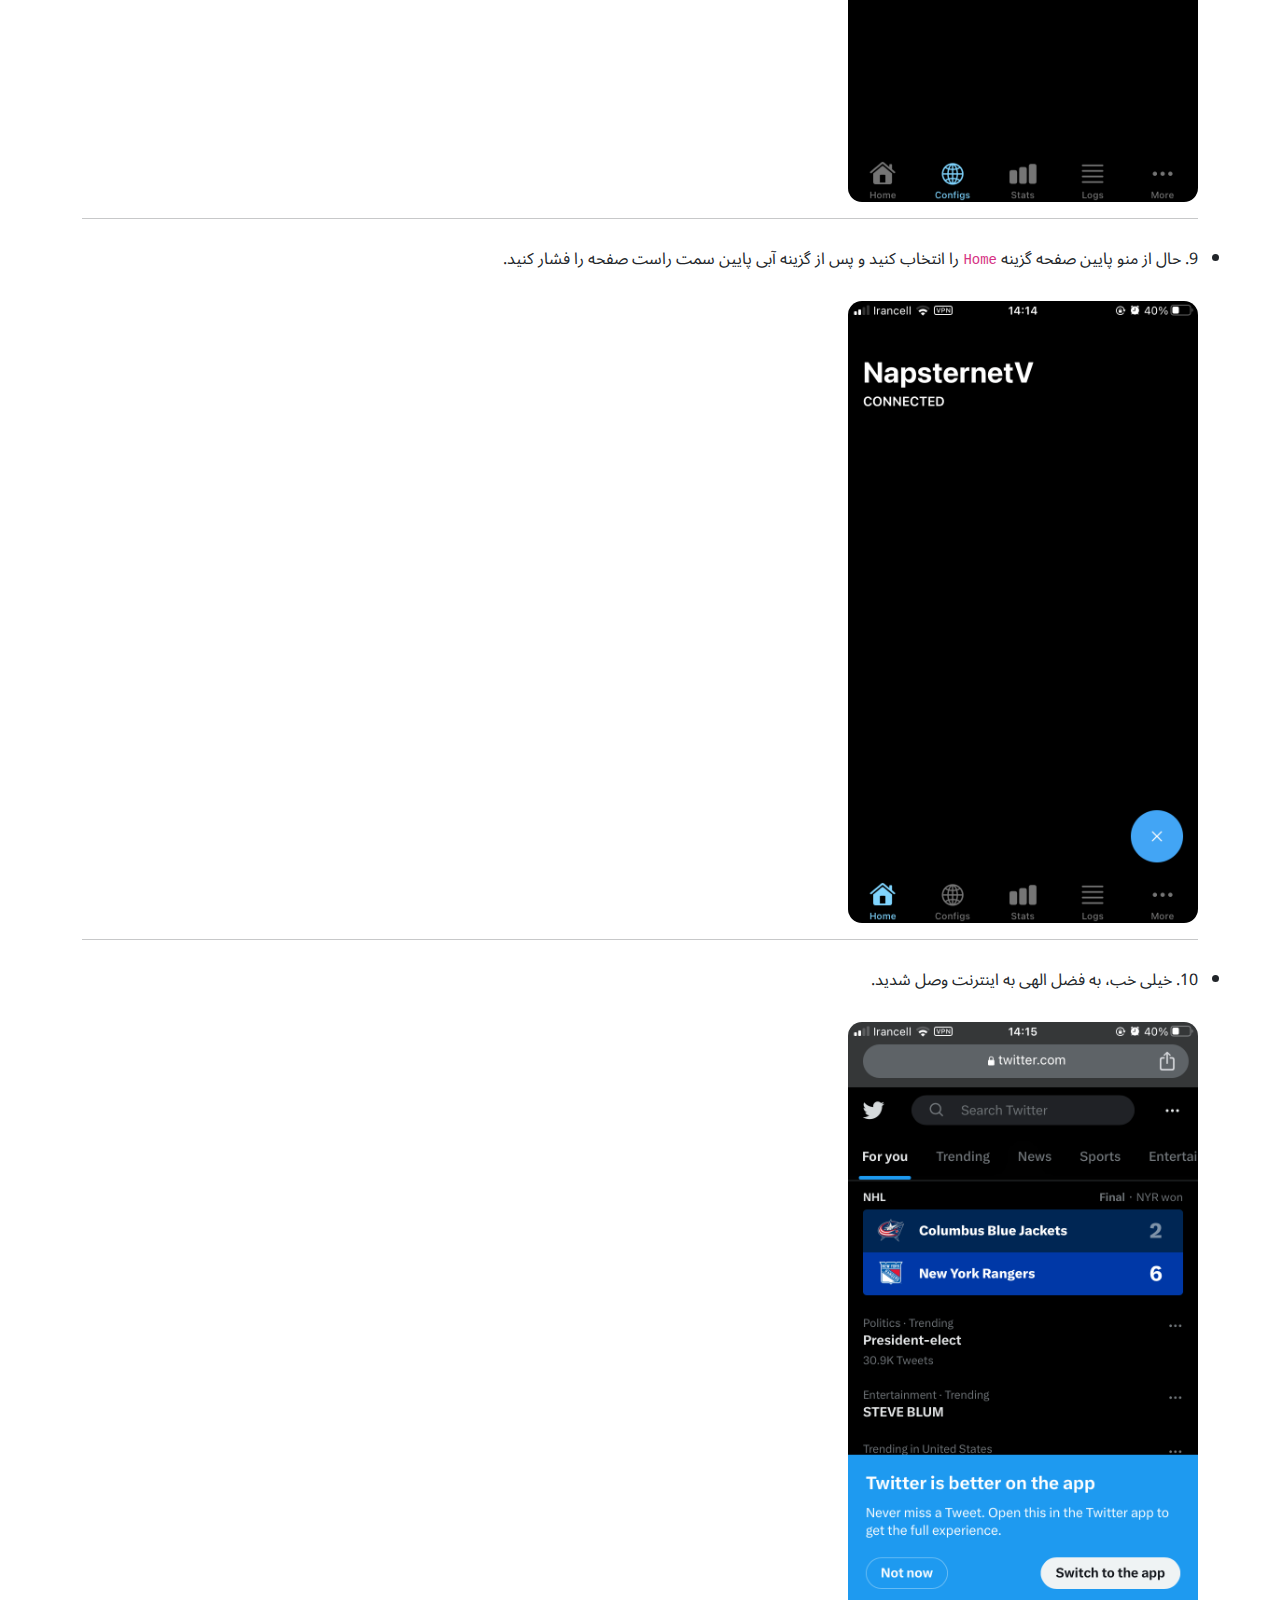
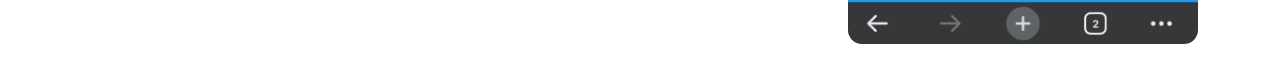
<file: connection-guide-on-ios.html>
<!DOCTYPE html>
<html lang="fa">
  <head>
    <meta charset="UTF-8" />
    <meta http-equiv="X-UA-Compatible" content="IE=edge" />
    <meta name="viewport" content="width=device-width, initial-scale=1.0" />
    <title>PERSIAN PATRIOT VPN</title>
    <link rel="icon" type="image/x-icon" href="./assets/img/logo.ico" />

    <link href="./assets/css/bootstrap.min.css" rel="stylesheet" />
    <style>
      ul {
        padding: unset !important;
      }
      li {
        line-height: 2.1 !important;
      }
    </style>
  </head>

  <body style="direction: rtl; text-align: right">
    <!-- Begin page content -->
    <main role="main" class="container">
      <div id="sectionMain"></div>

      <h3 class="mt-5">
        راهنمای اتصال در IOS
        <a
          href="./assets/img/help/ios.png"
          target="_blank"
          style="font-size: 12px; text-decoration: unset"
        >
          ( دانلود راهنمای IOS )
        </a>
      </h3>

      <ul>
        <li class="mt-4">1. برنامه NapsternetV را دانلود کنید.</li>
        <hr />
        <li class="mt-4">
          2. لینک دانلود
          <a
            href="https://apps.apple.com/us/app/napsternetv/id1629465476"
            target="_blank"
          >
            NapsternetV
          </a>
          <br />
          <img
            src="./assets/img/ios/01.png"
            class="mt-4"
            style="width: 350px; border-radius: 14px"
          />
        </li>
        <hr />

        <li class="mt-4">
          3. اکنون لینک vpn ارسال شده توسط پشتیبانی برای خودتان رو کپی کنید.
        </li>
        <hr />

        <li class="mt-4">
          4. برنامه را باز کنید و از منو پایین صفحه دکمه
          <code>configs</code>
          را فشار دهید و سپس علامت
          <code>+</code>
          در ناحیه سمت راست بالا صفحه را لمس کنید.
          <br />
          <img
            src="./assets/img/ios/03.png"
            class="mt-4"
            style="width: 350px; border-radius: 14px"
          />
        </li>
        <hr />

        <li class="mt-4">
          5. از منو باز شده گزینه Import v2ray uri from clipboard را انتخاب کنید
          <br />
          <img
            src="./assets/img/ios/04.png"
            class="mt-4"
            style="width: 350px; border-radius: 14px"
          />
        </li>
        <hr />

        <li class="mt-4">
          6. پس مشاهده پیام
          <br />
          <code>
            "NapsternetV" woud like to paste from "***"
            <br />
            Do you want to alloe this?
          </code>
          <br />

          گزینه Allow Paste را انتخاب کنید
          <br />
          <img
            src="./assets/img/ios/05.png"
            class="mt-4"
            style="width: 350px; border-radius: 14px"
          />
        </li>
        <hr />

        <li class="mt-4">
          7. در صورت موفقیت آمیز بودن فرآیند پیام زیر را مشاهده خواهید کرد.
          <br />
          <img
            src="./assets/img/ios/06.png"
            class="mt-4"
            style="width: 350px; border-radius: 14px"
          />
        </li>
        <hr />

        <li class="mt-4">
          8. حال در لیست روی ایتم وارد شدن کلیک کنید تا نوار سمت چپ آن آبی شود
          <br />
          <img
            src="./assets/img/ios/07.png"
            class="mt-4"
            style="width: 350px; border-radius: 14px"
          />
        </li>
        <hr />

        <li class="mt-4">
          9. حال از منو پایین صفحه گزینه
          <code>Home</code>
          را انتخاب کنید و پس از گزینه آبی پایین سمت راست صفحه را فشار کنید.
          <br />
          <img
            src="./assets/img/ios/08.png"
            class="mt-4"
            style="width: 350px; border-radius: 14px"
          />
        </li>
        <hr />

        <li class="mt-4">
          10. خیلی خب، به فضل الهی به اینترنت وصل شدید.
          <br />
          <img
            src="./assets/img/ios/09.png"
            class="mt-4"
            style="width: 350px; border-radius: 14px"
          />
        </li>
      </ul>
    </main>

    <script src="./assets/js/bootstrap.bundle.min.js"></script>
    <script src="./assets/js/script.js"></script>
  </body>
</html>
</file>
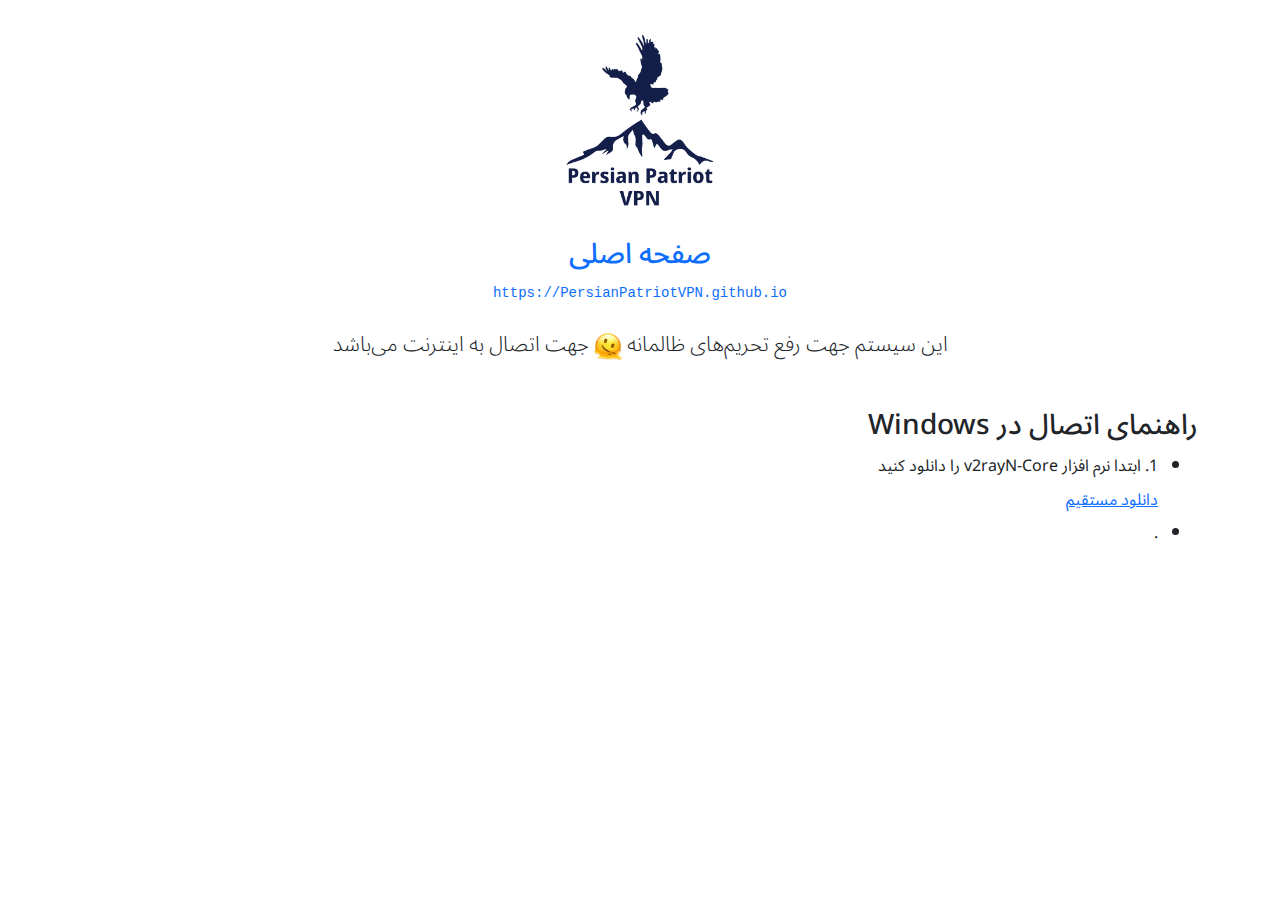
<file: connection-guide-on-windows.html>
<!DOCTYPE html>
<html lang="fa">
  <head>
    <meta charset="UTF-8" />
    <meta http-equiv="X-UA-Compatible" content="IE=edge" />
    <meta name="viewport" content="width=device-width, initial-scale=1.0" />
    <title>PERSIAN PATRIOT VPN</title>
    <link rel="icon" type="image/x-icon" href="./assets/img/logo.ico" />

    <link href="./assets/css/bootstrap.min.css" rel="stylesheet" />
    <style>
      li {
        line-height: 2.1 !important;
      }
    </style>
  </head>

  <body style="direction: rtl; text-align: right">
    <!-- Begin page content -->
    <main role="main" class="container">
      <div id="sectionMain"></div>

      <h3 class="mt-5">راهنمای اتصال در Windows</h3>

      <ul>
        <li>
          1. ابتدا نرم افزار v2rayN-Core را دانلود کنید
          <br />
          <a
            href="https://drive.google.com/file/d/1i3h7DaWGMpg9pVTVIquJXenxkAMxLQo7/view?usp=share_link"
            target="_blank"
            >دانلود مستقیم</a
          >
          <br />
        </li>
        <li>.</li>
      </ul>
    </main>

    <script src="./assets/js/bootstrap.bundle.min.js"></script>
    <script src="./assets/js/script.js"></script>
  </body>
</html>
</file>
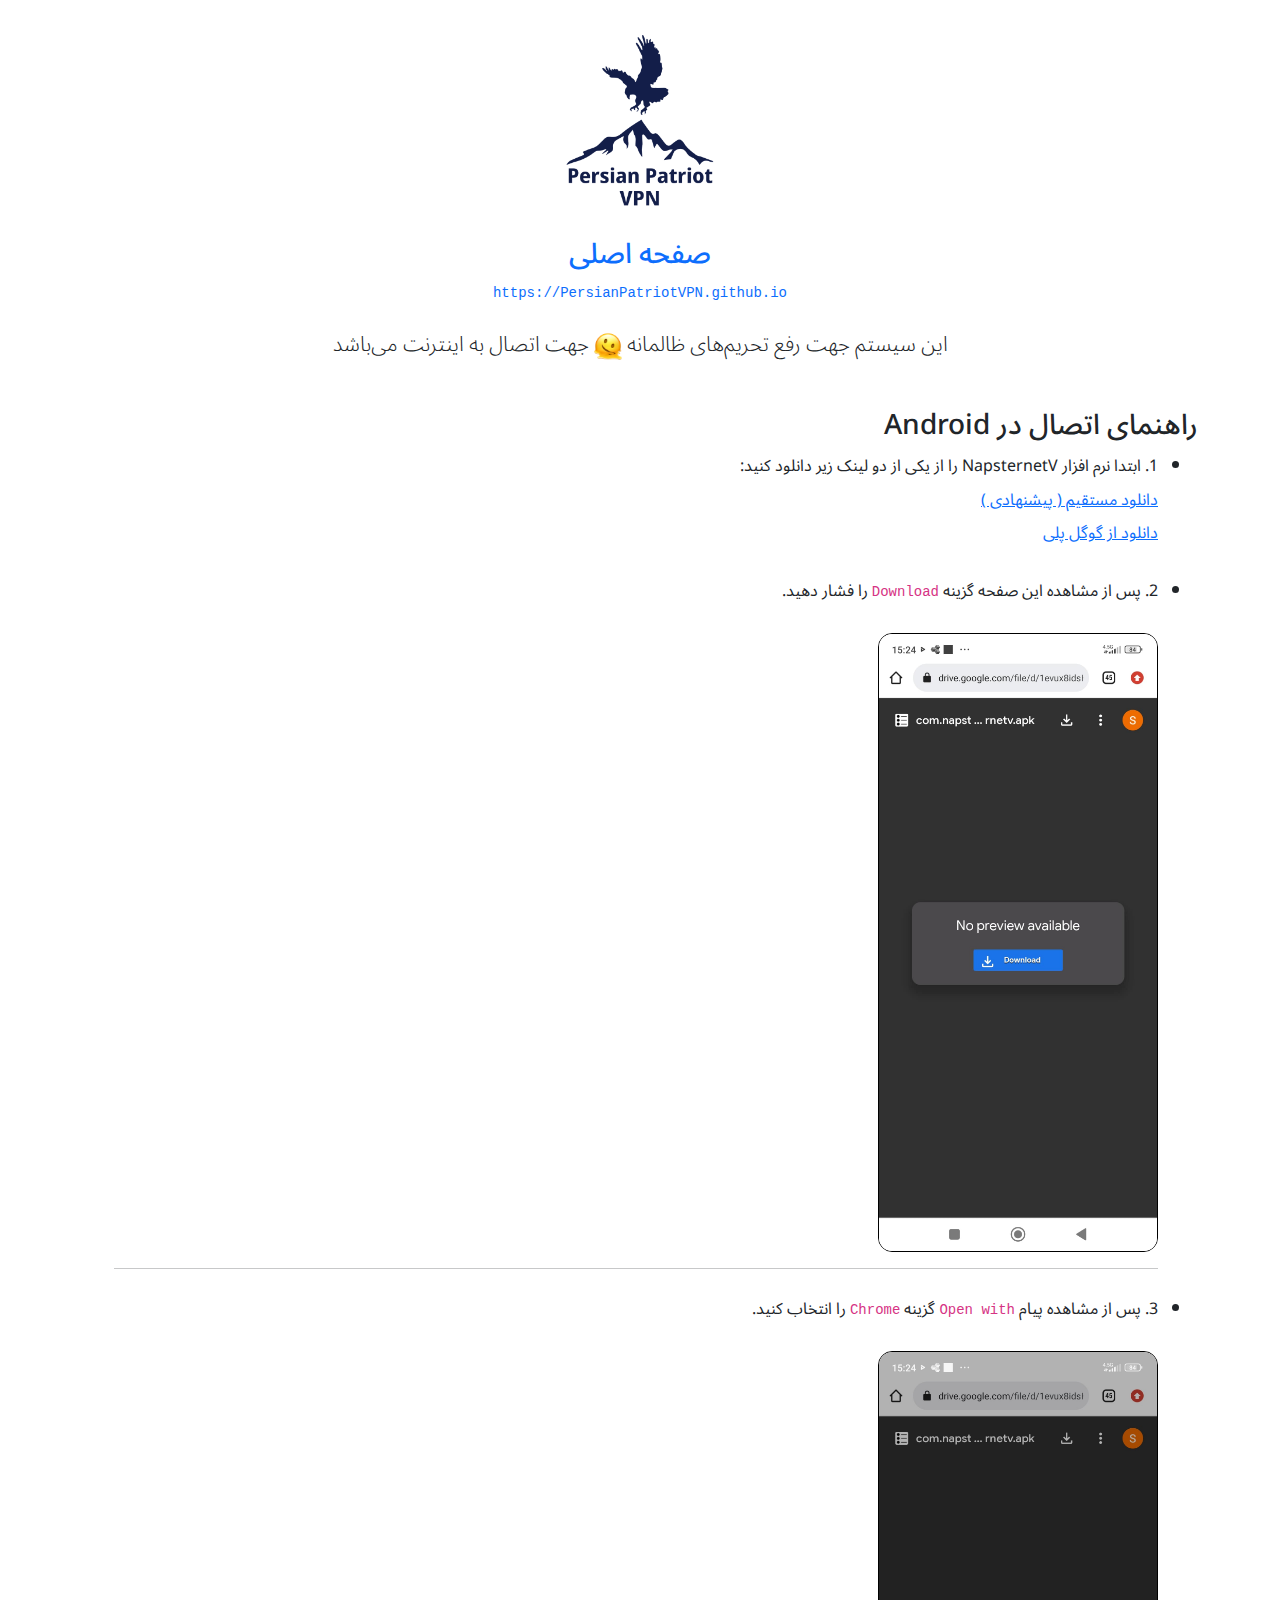
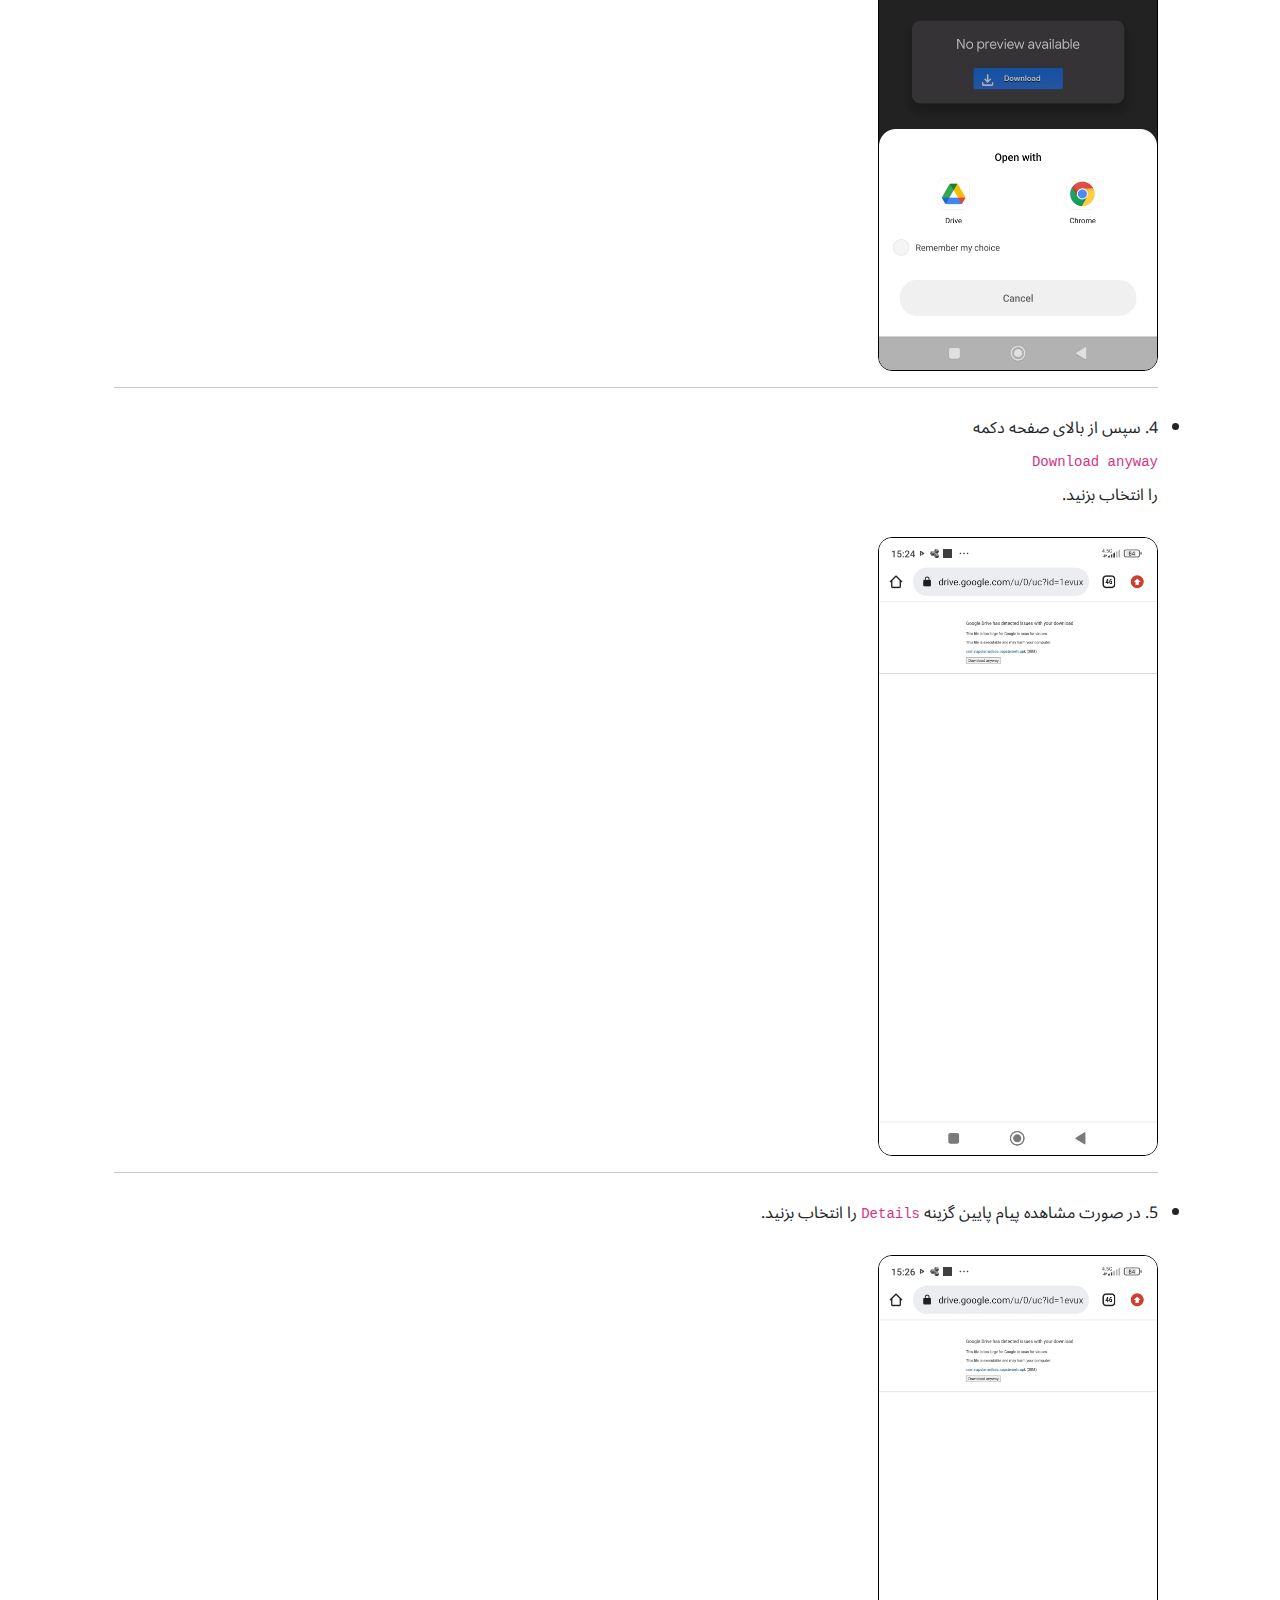
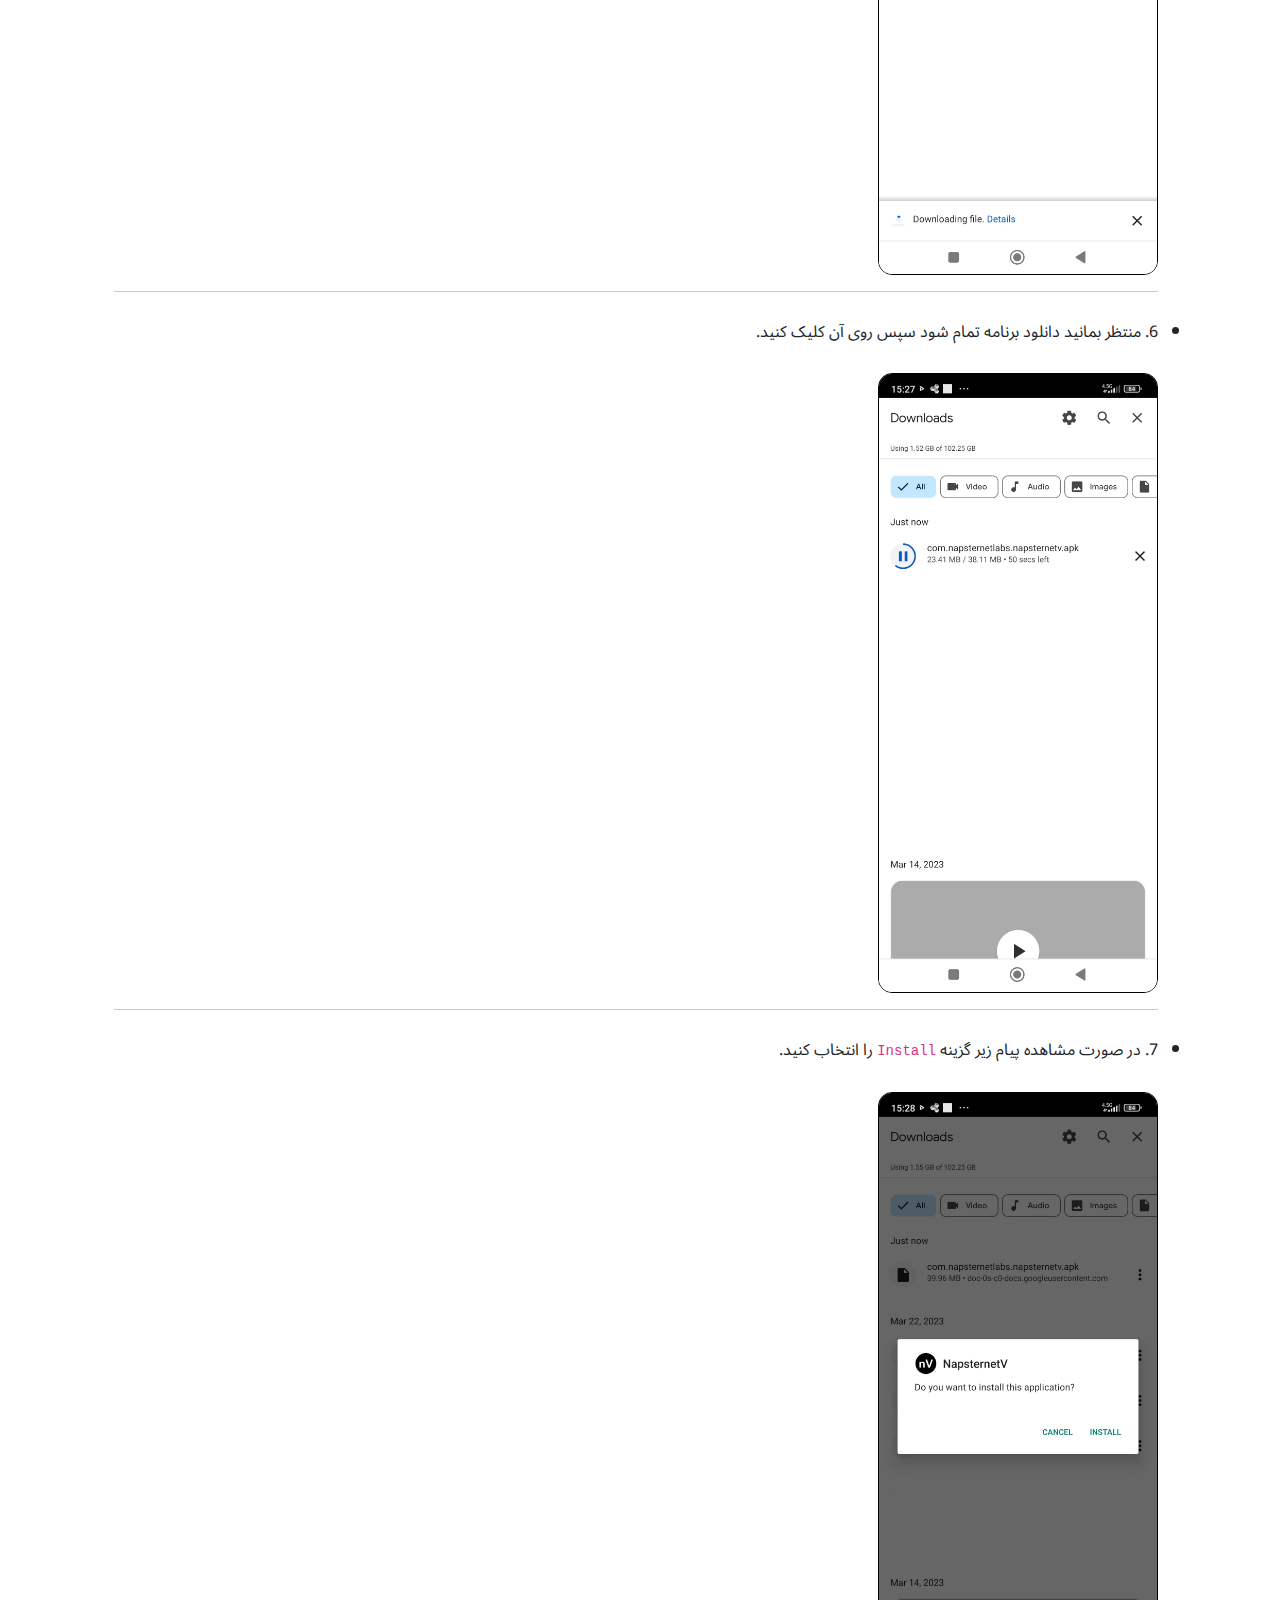
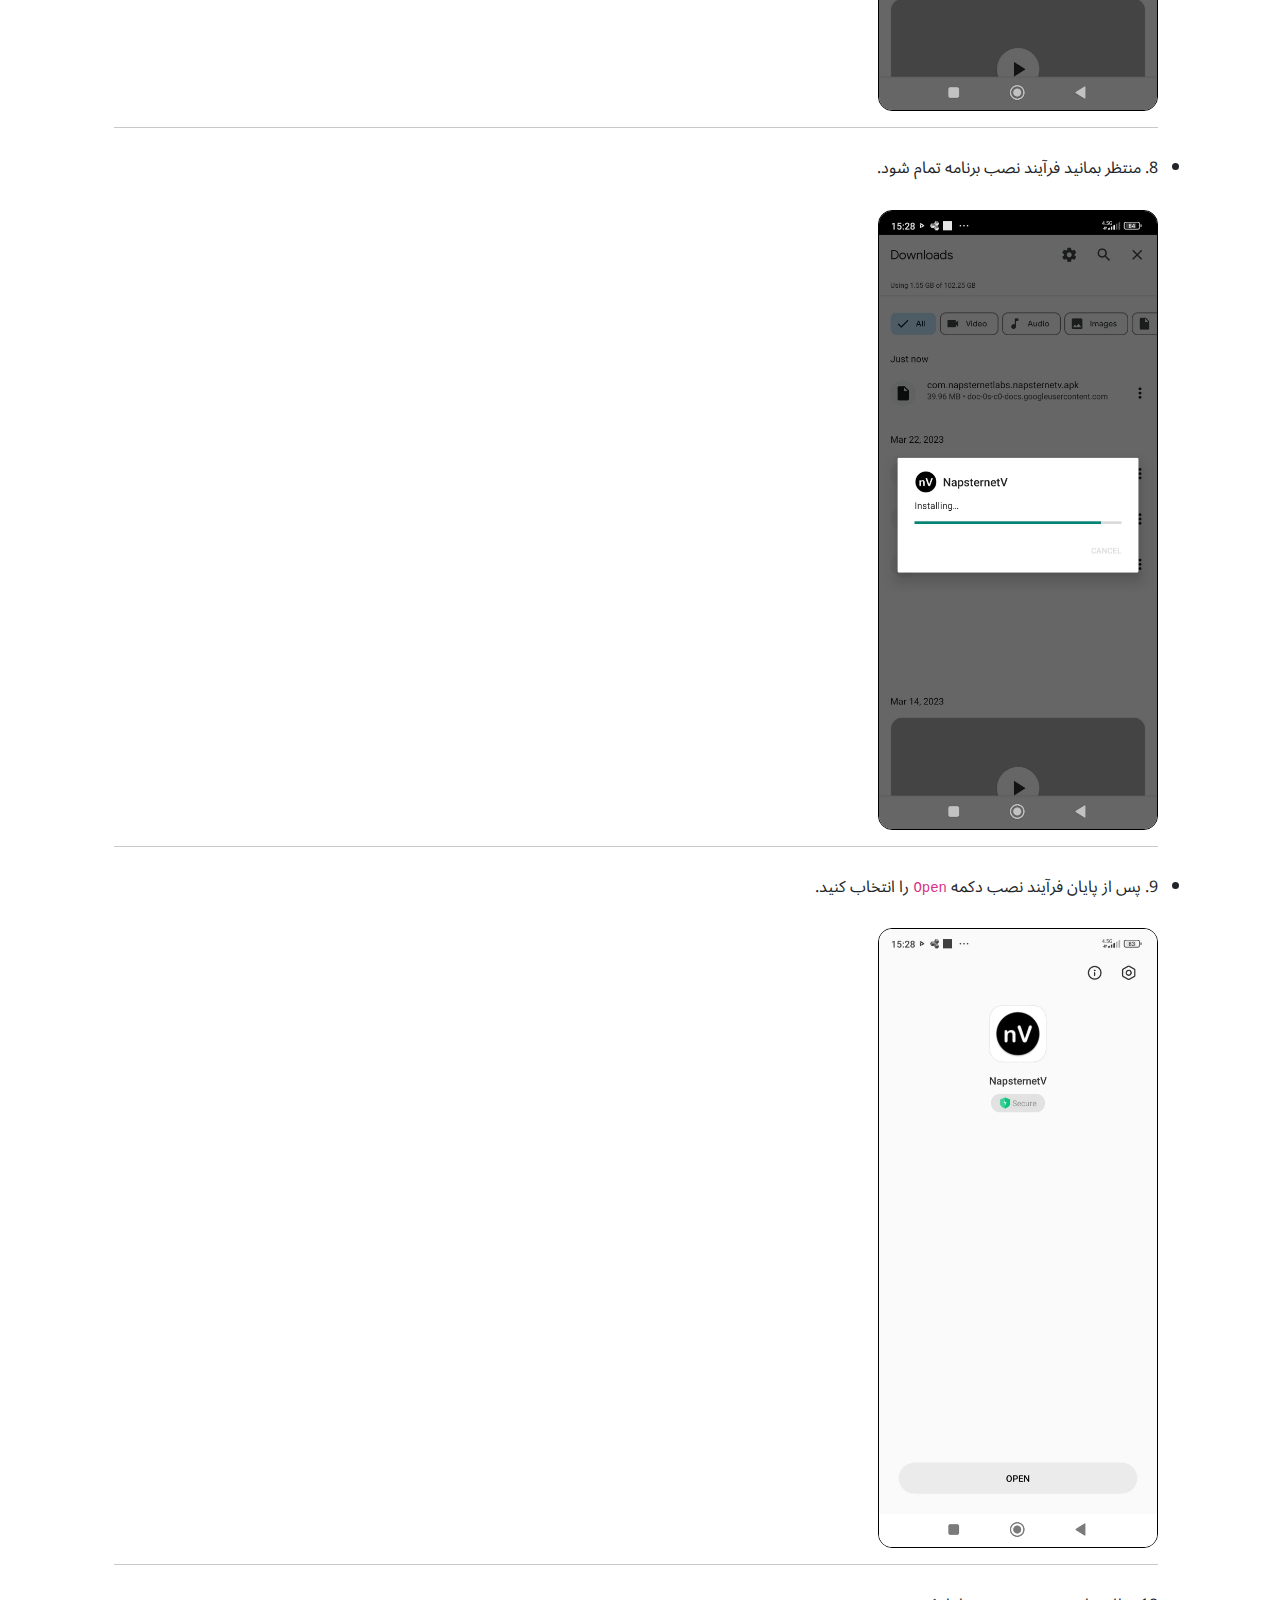
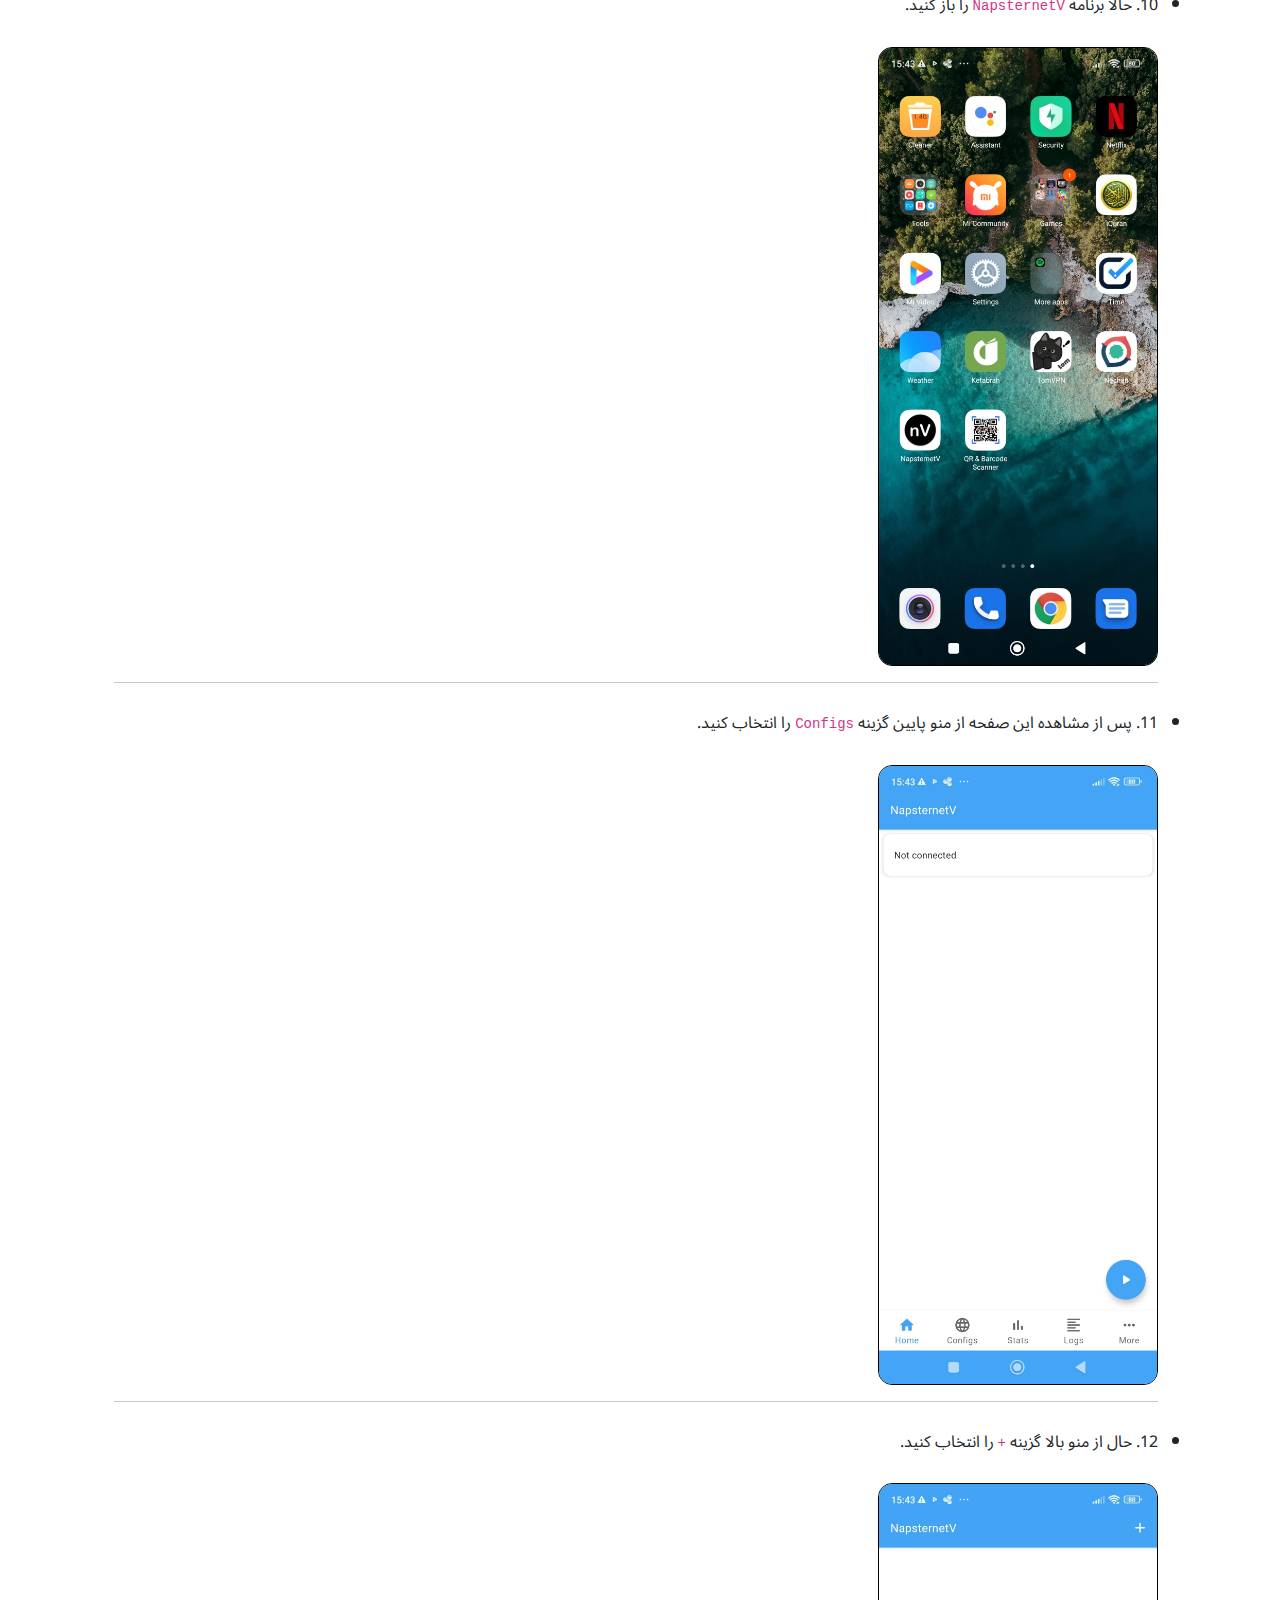
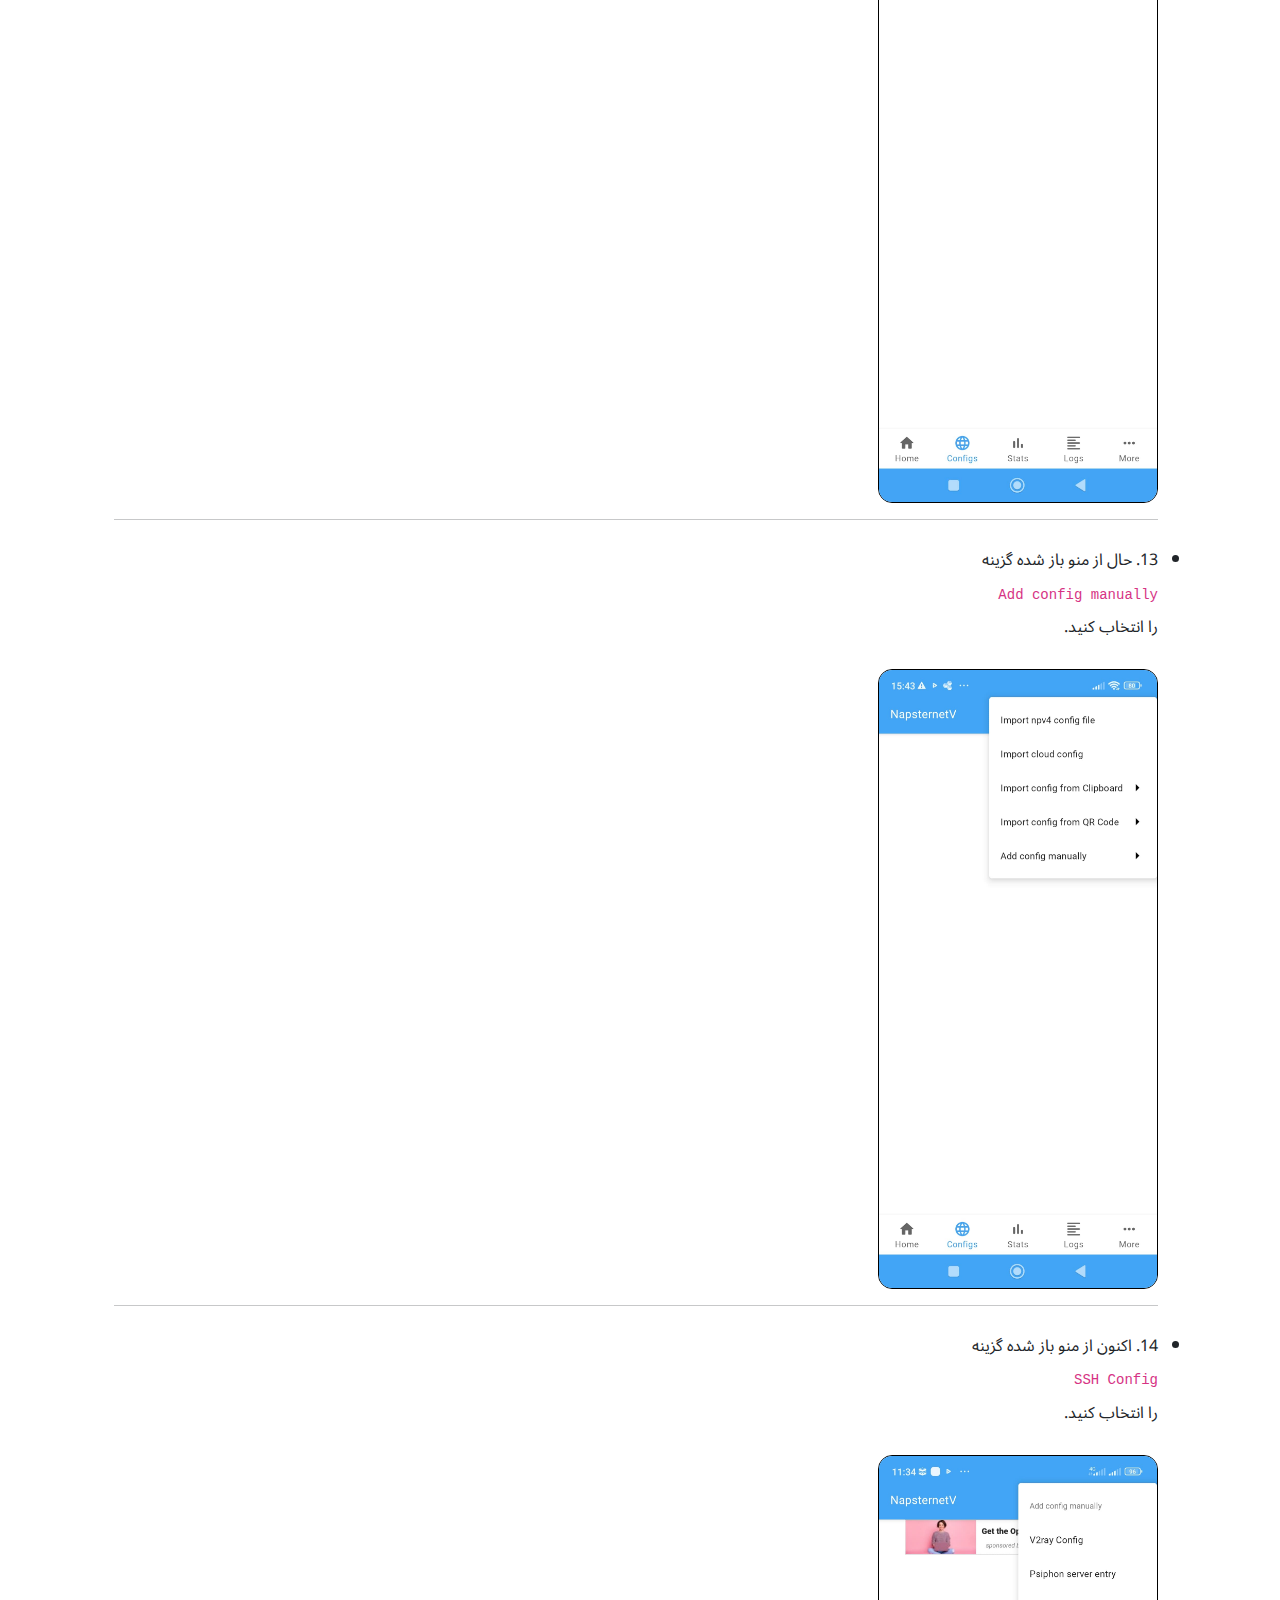
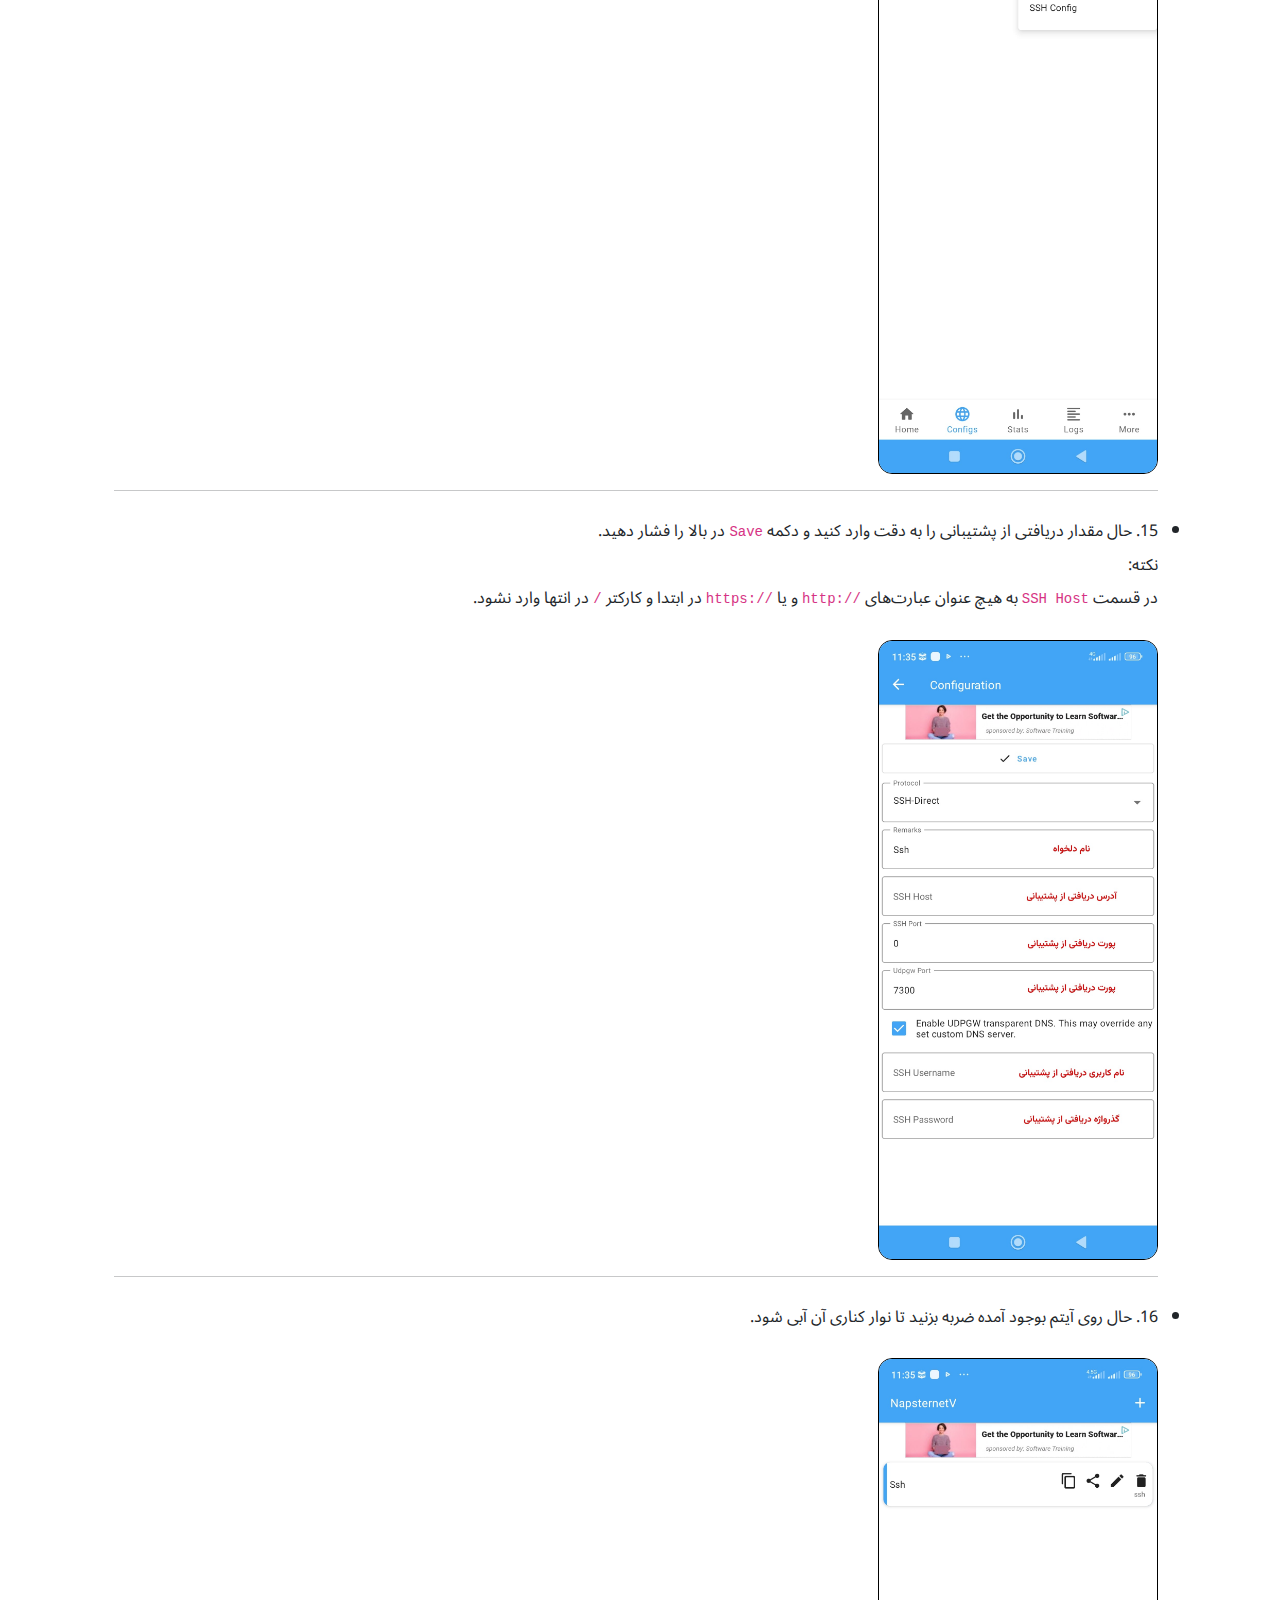
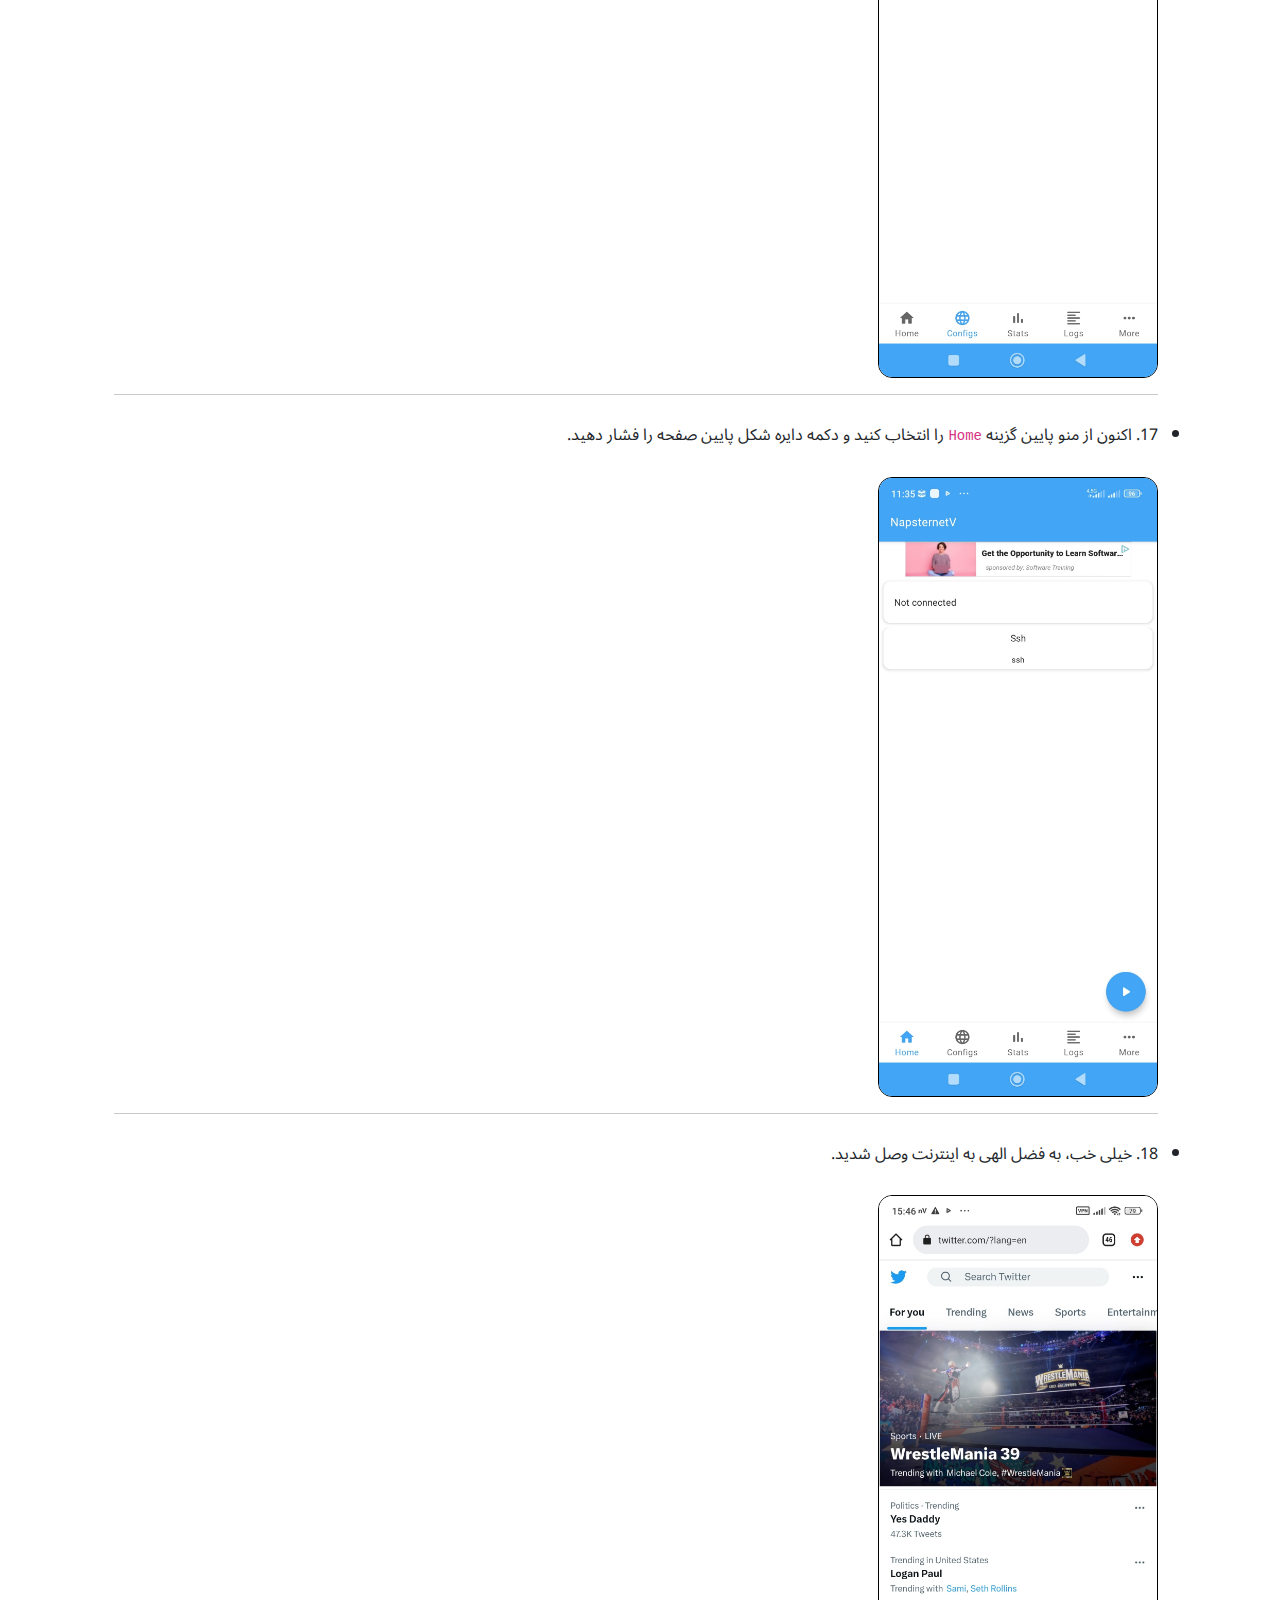
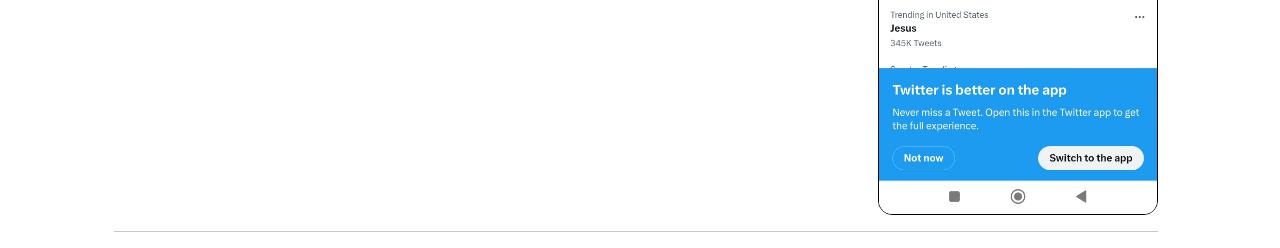
<file: ssh-connection-guide-on-android.html>
<!DOCTYPE html>
<html lang="fa">
  <head>
    <meta charset="UTF-8" />
    <meta http-equiv="X-UA-Compatible" content="IE=edge" />
    <meta name="viewport" content="width=device-width, initial-scale=1.0" />
    <title>PERSIAN PATRIOT VPN</title>
    <link rel="icon" type="image/x-icon" href="./assets/img/logo.ico" />

    <link href="./assets/css/bootstrap.min.css" rel="stylesheet" />
    <style>
      li {
        line-height: 2.1 !important;
      }
      img {
        border: 1px solid #000;
      }
    </style>
  </head>

  <body style="direction: rtl; text-align: right">
    <!-- Begin page content -->
    <main role="main" class="container">
      <div id="sectionMain"></div>

      <h3 class="mt-5">راهنمای اتصال در Android</h3>

      <ul>
        <li>
          1. ابتدا نرم افزار NapsternetV را از یکی از دو لینک زیر دانلود کنید:
          <br />
          <a
            href="https://drive.google.com/file/d/1evux8idsHJnwWeJKj3Vfcaj_Q4PtImbs/view?usp=share_link"
            target="_blank"
            >دانلود مستقیم ( پیشنهادی )</a
          >
          <br />
          <a
            href="https://play.google.com/store/apps/details?id=com.napsternetlabs.napsternetv&hl=en&gl=US"
            target="_blank"
            >دانلود از گوگل پلی</a
          >
          <br />
        </li>
        <li class="mt-4">
          2. پس از مشاهده این صفحه گزینه <code>Download</code> را فشار دهید.

          <br />
          <img
            src="./assets/img/android/1.jpg"
            class="mt-4"
            style="width: 280px; border-radius: 14px"
          />
        </li>
        <hr />

        <li class="mt-4">
          3. پس از مشاهده پیام
          <code>Open with</code>
          گزینه
          <code>Chrome</code>
          را انتخاب کنید.
          <br />
          <img
            src="./assets/img/android/2.jpg"
            class="mt-4"
            style="width: 280px; border-radius: 14px"
          />
        </li>
        <hr />

        <li class="mt-4">
          4. سپس از بالای صفحه دکمه
          <br />
          <code>Download anyway</code>
          <br />
          را انتخاب بزنید.
          <br />
          <img
            src="./assets/img/android/3.jpg"
            class="mt-4"
            style="width: 280px; border-radius: 14px"
          />
        </li>
        <hr />

        <li class="mt-4">
          5. در صورت مشاهده پیام پایین گزینه
          <code>Details</code>

          را انتخاب بزنید.
          <br />
          <img
            src="./assets/img/android/5.jpg"
            class="mt-4"
            style="width: 280px; border-radius: 14px"
          />
        </li>
        <hr />

        <li class="mt-4">
          6. منتظر بمانید دانلود برنامه تمام شود سپس روی آن کلیک کنید.
          <br />
          <img
            src="./assets/img/android/6.jpg"
            class="mt-4"
            style="width: 280px; border-radius: 14px"
          />
        </li>
        <hr />

        <li class="mt-4">
          7. در صورت مشاهده پیام زیر گزینه
          <code>Install</code>
          را انتخاب کنید.
          <br />
          <img
            src="./assets/img/android/8.jpg"
            class="mt-4"
            style="width: 280px; border-radius: 14px"
          />
        </li>
        <hr />

        <li class="mt-4">
          8. منتظر بمانید فرآیند نصب برنامه تمام شود.
          <br />
          <img
            src="./assets/img/android/9.jpg"
            class="mt-4"
            style="width: 280px; border-radius: 14px"
          />
        </li>
        <hr />

        <li class="mt-4">
          9. پس از پایان فرآیند نصب دکمه

          <code>Open</code>
          را انتخاب کنید.
          <br />
          <img
            src="./assets/img/android/10.jpg"
            class="mt-4"
            style="width: 280px; border-radius: 14px"
          />
        </li>
        <hr />

        <li class="mt-4">
          10. حالا برنامه
          <code>NapsternetV</code>
          را باز کنید.
          <br />
          <img
            src="./assets/img/android/13.jpg"
            class="mt-4"
            style="width: 280px; border-radius: 14px"
          />
        </li>
        <hr />

        <li class="mt-4">
          11. پس از مشاهده این صفحه از منو پایین گزینه
          <code>Configs</code>
          را انتخاب کنید.
          <br />
          <img
            src="./assets/img/android/14.jpg"
            class="mt-4"
            style="width: 280px; border-radius: 14px"
          />
        </li>
        <hr />

        <li class="mt-4">
          12. حال از منو بالا گزینه
          <code>+</code>
          را انتخاب کنید.
          <br />
          <img
            src="./assets/img/android/15.jpg"
            class="mt-4"
            style="width: 280px; border-radius: 14px"
          />
        </li>
        <hr />

        <li class="mt-4">
          13. حال از منو باز شده گزینه
          <br />
          <code>Add config manually</code>
          <br />
          را انتخاب کنید.
          <br />
          <img
            src="./assets/img/android/16.jpg"
            class="mt-4"
            style="width: 280px; border-radius: 14px"
          />
        </li>
        <hr />

        <li class="mt-4">
          14. اکنون از منو باز شده گزینه
          <br />
          <code>SSH Config</code>
          <br />
          را انتخاب کنید.
          <br />
          <img
            src="./assets/img/android-ssh/1.jpg"
            class="mt-4"
            style="width: 280px; border-radius: 14px"
          />
        </li>
        <hr />

        <li class="mt-4">
          15. حال مقدار دریافتی از پشتیبانی را به دقت وارد کنید و دکمه
          <code>Save</code>

          در بالا را فشار دهید.
          <br />
          <label for="">نکته:</label>
          <br />
          در قسمت
          <code>SSH Host</code>
          به هیچ عنوان عبارت‌های
          <code>http://</code>
          و یا
          <code>https://</code>
          در ابتدا و کارکتر
          <code>/</code>
          در انتها وارد نشود.
          <br />
          <img
            src="./assets/img/android-ssh/2.jpg"
            class="mt-4"
            style="width: 280px; border-radius: 14px"
          />
        </li>
        <hr />

        <li class="mt-4">
          16. حال روی آیتم بوجود آمده ضربه بزنید تا نوار کناری آن آبی شود.
          <br />
          <img
            src="./assets/img/android-ssh/3.jpg"
            class="mt-4"
            style="width: 280px; border-radius: 14px"
          />
        </li>
        <hr />

        <li class="mt-4">
          17. اکنون از منو پایین گزینه
          <code>Home</code>
          را انتخاب کنید و دکمه دایره شکل پایین صفحه را فشار دهید.
          <br />
          <img
            src="./assets/img/android-ssh/4.jpg"
            class="mt-4"
            style="width: 280px; border-radius: 14px"
          />
        </li>
        <hr />

        <li class="mt-4">
          18. خیلی خب، به فضل الهی به اینترنت وصل شدید.

          <br />
          <img
            src="./assets/img/android/24.jpg"
            class="mt-4"
            style="width: 280px; border-radius: 14px"
          />
        </li>
        <hr />
      </ul>
    </main>

    <script src="./assets/js/bootstrap.bundle.min.js"></script>
    <script src="./assets/js/script.js"></script>
  </body>
</html>
</file>
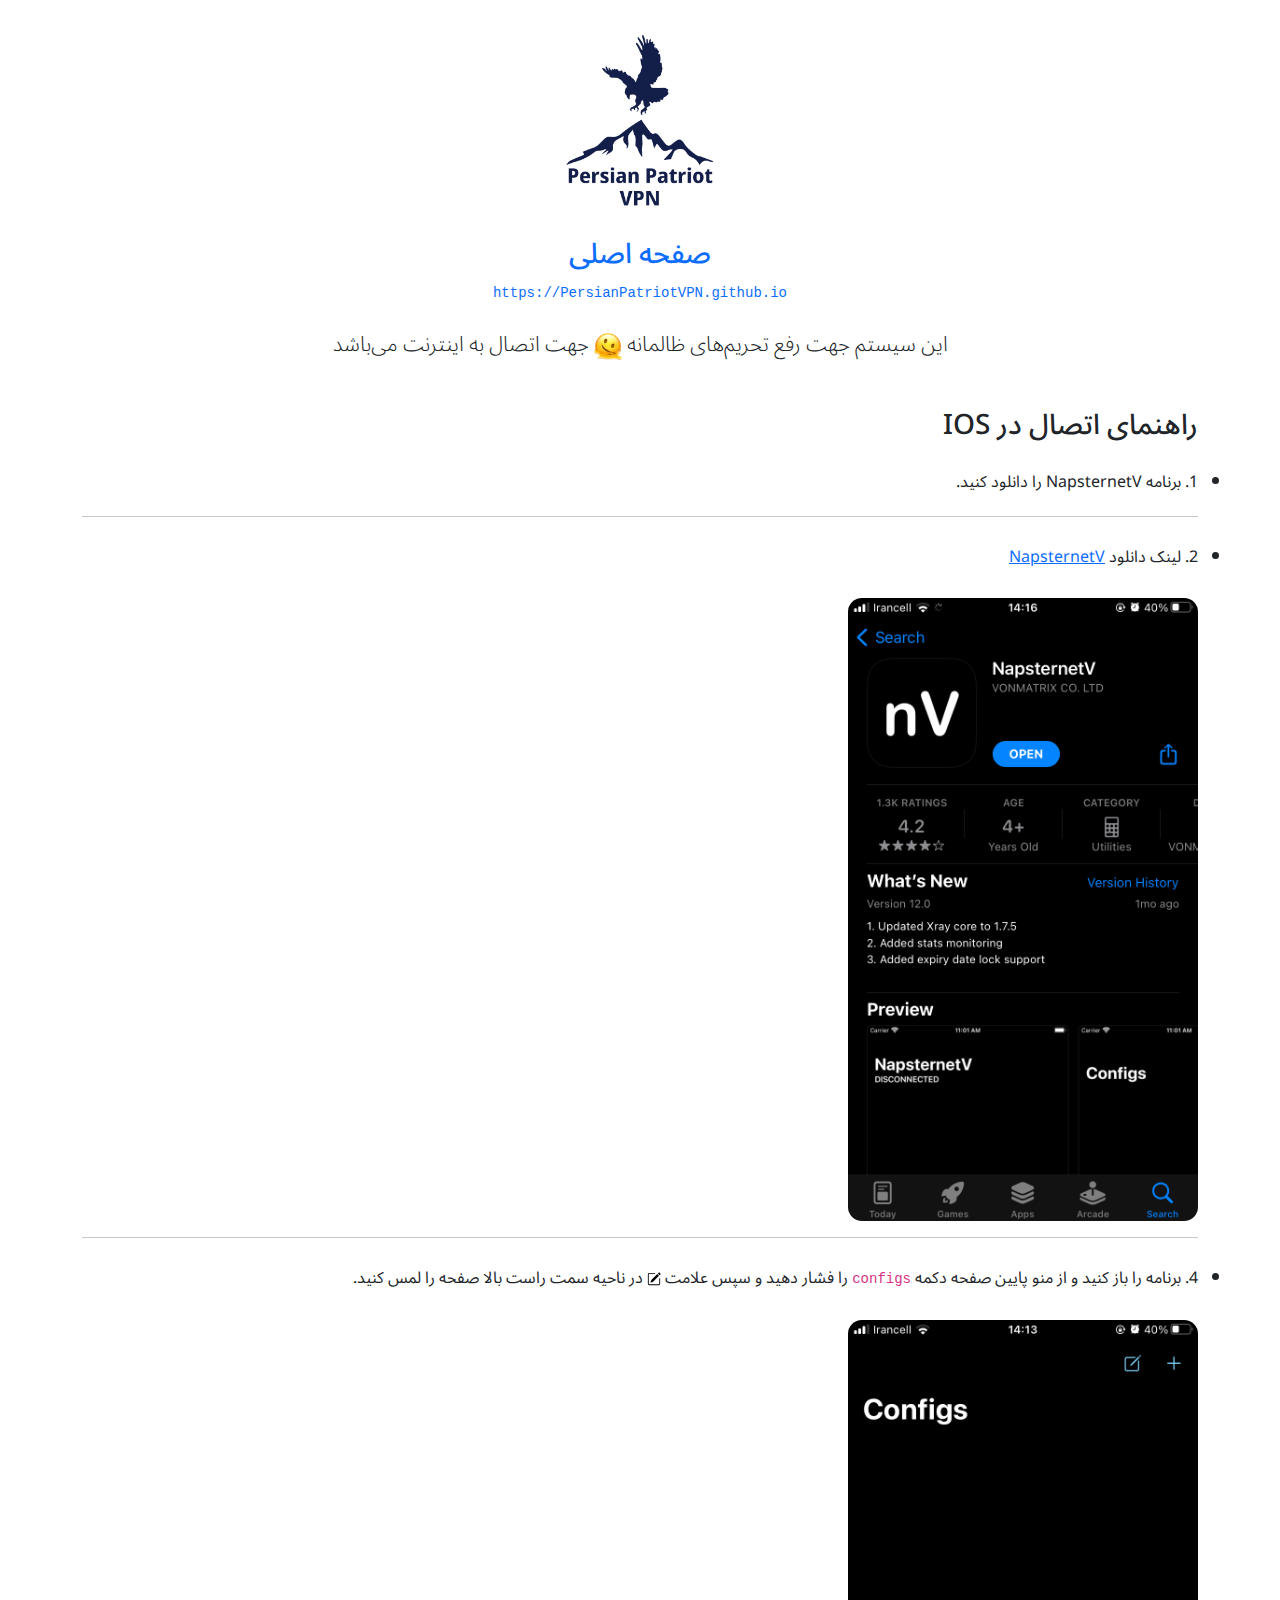
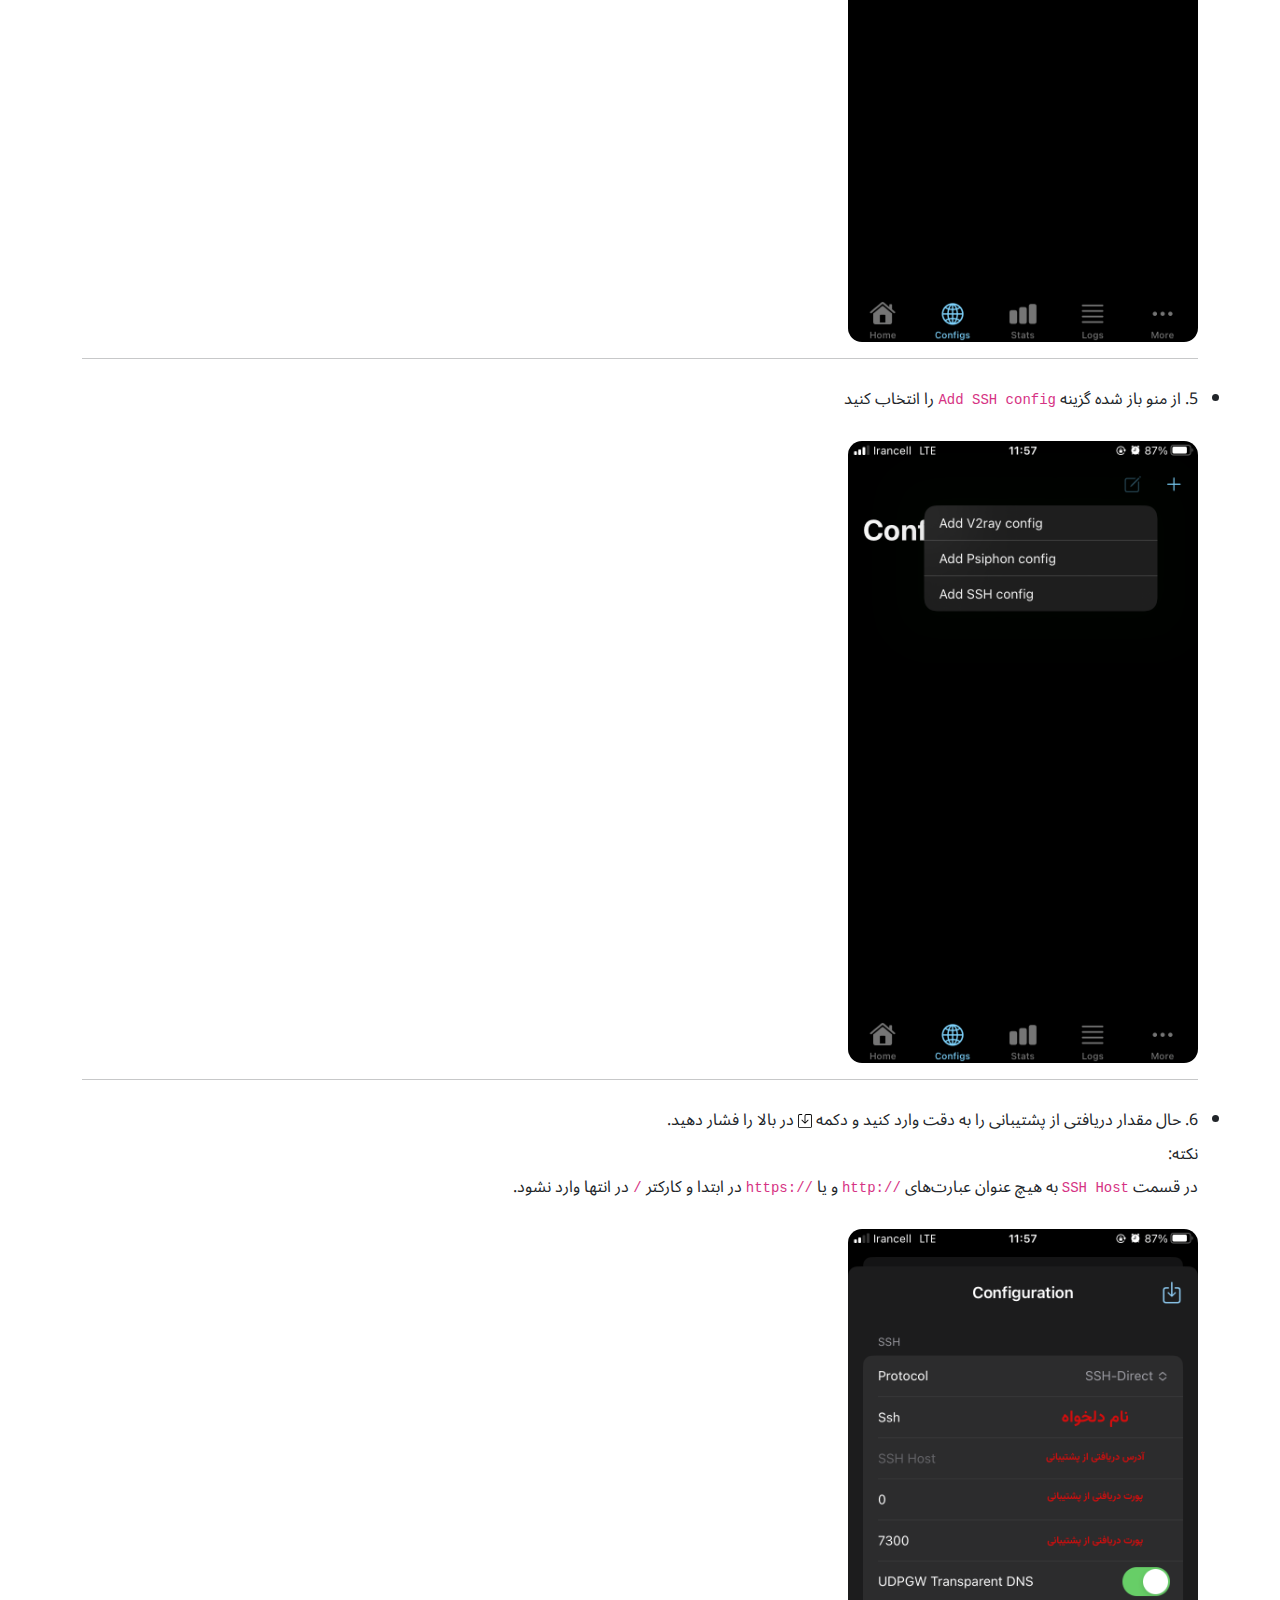
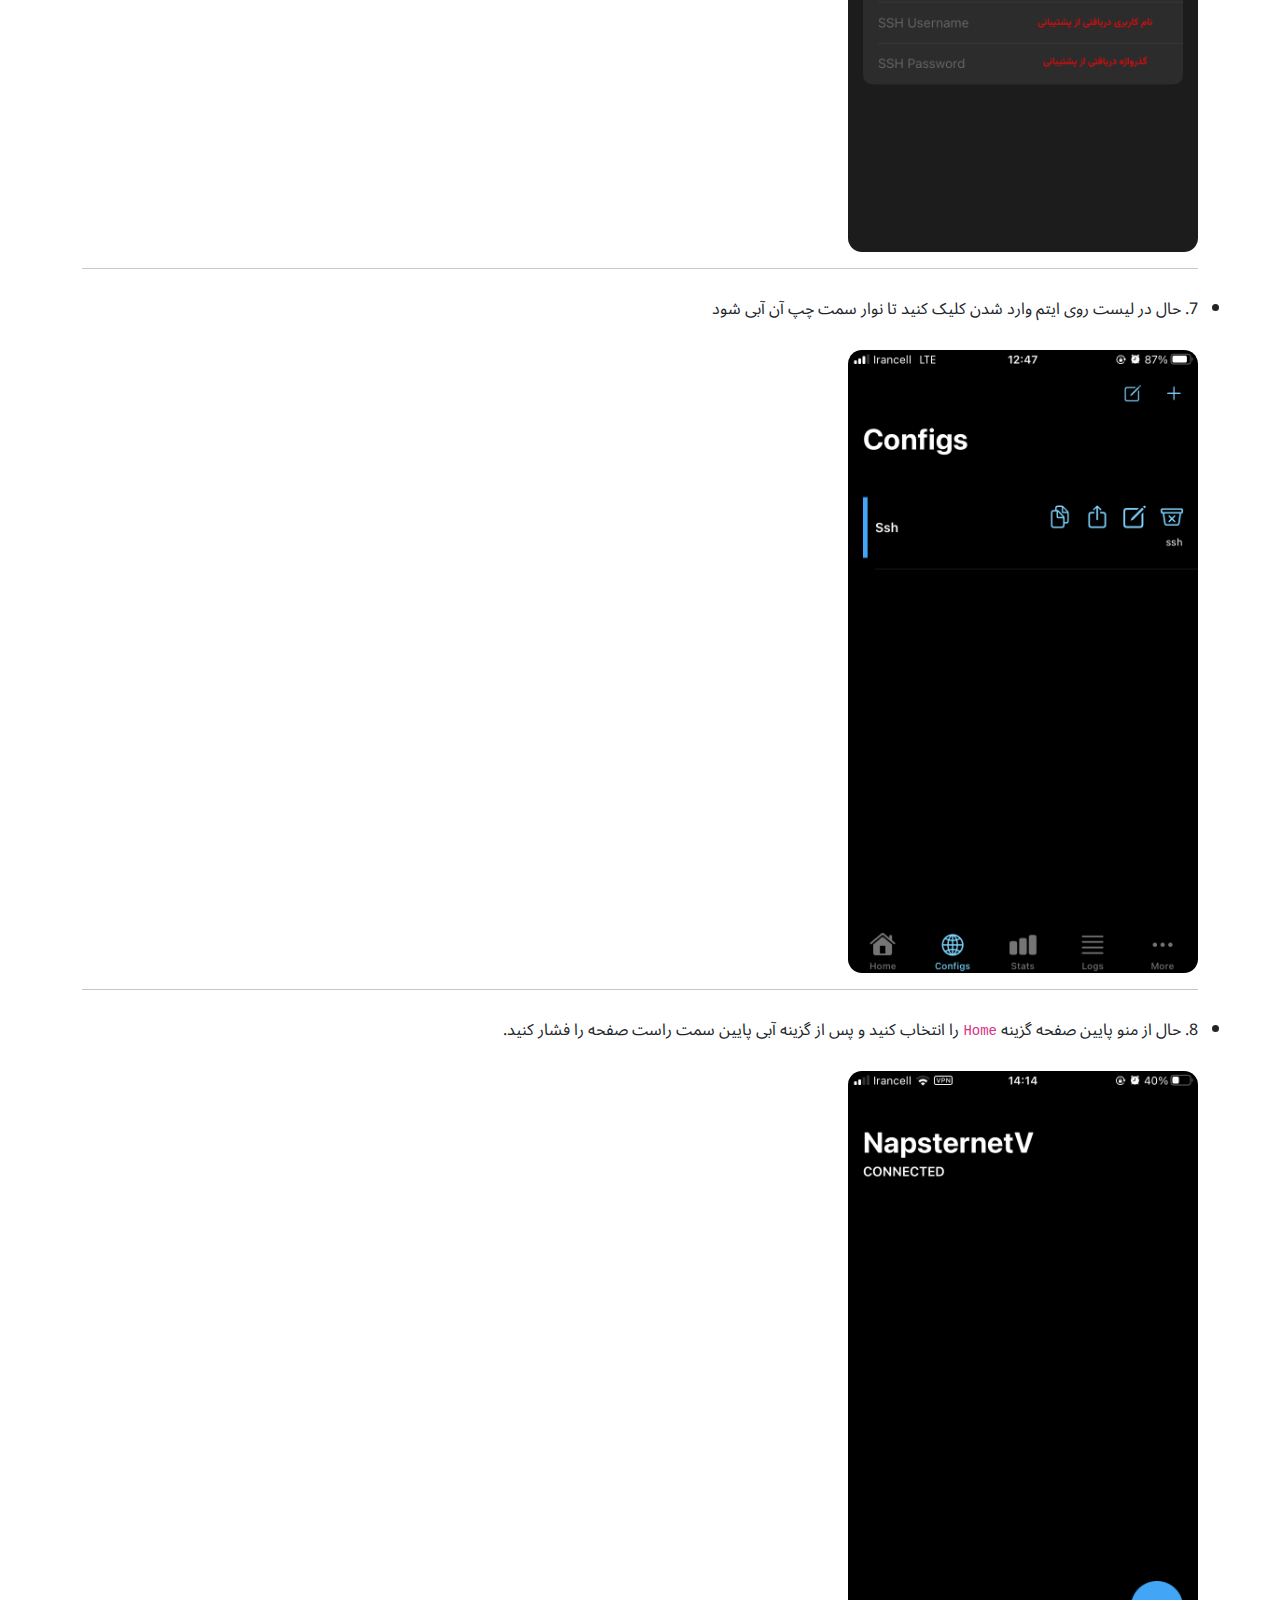
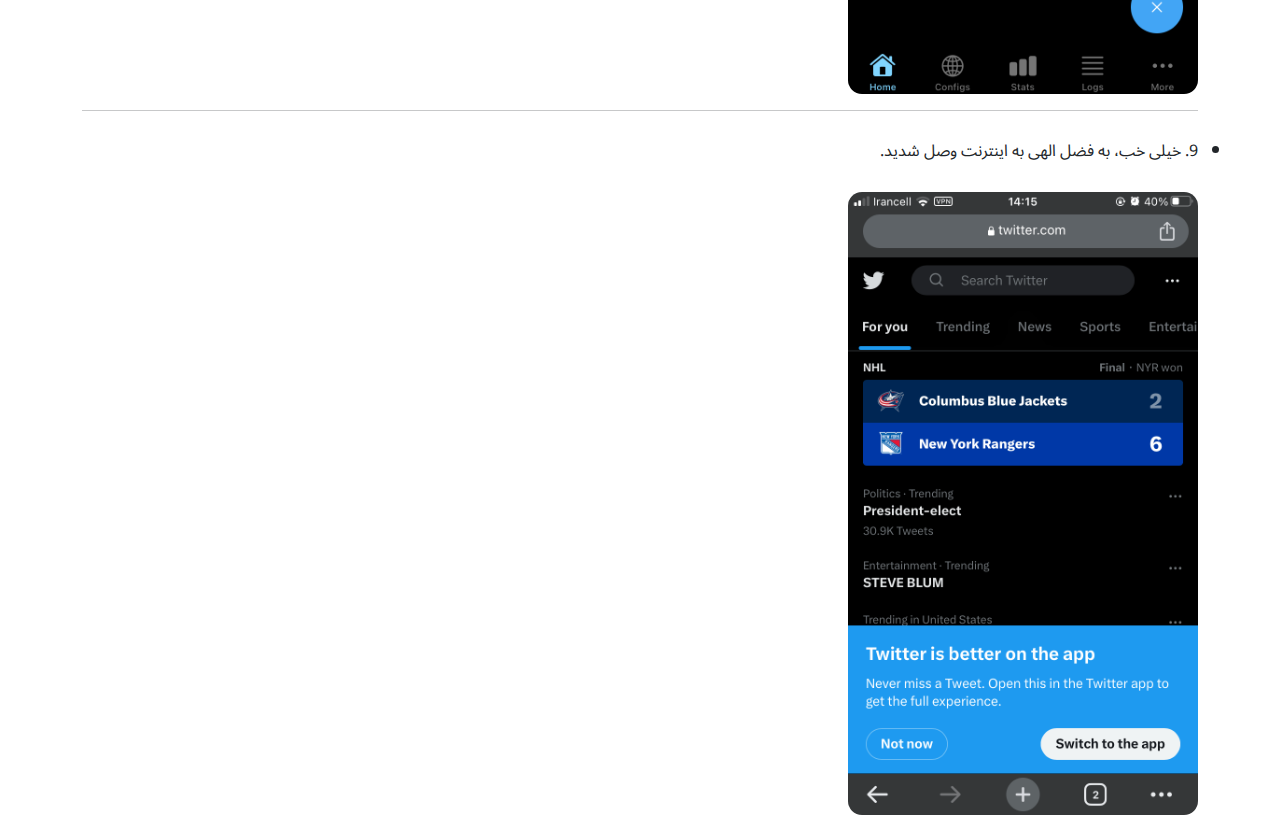
<file: ssh-connection-guide-on-ios.html>
<!DOCTYPE html>
<html lang="fa">
  <head>
    <meta charset="UTF-8" />
    <meta http-equiv="X-UA-Compatible" content="IE=edge" />
    <meta name="viewport" content="width=device-width, initial-scale=1.0" />
    <title>PERSIAN PATRIOT VPN</title>
    <link rel="icon" type="image/x-icon" href="./assets/img/logo.ico" />

    <link href="./assets/css/bootstrap.min.css" rel="stylesheet" />
    <style>
      ul {
        padding: unset !important;
      }
      li {
        line-height: 2.1 !important;
      }
    </style>
  </head>

  <body style="direction: rtl; text-align: right">
    <!-- Begin page content -->
    <main role="main" class="container">
      <div id="sectionMain"></div>

      <h3 class="mt-5">راهنمای اتصال در IOS</h3>

      <ul>
        <li class="mt-4">1. برنامه NapsternetV را دانلود کنید.</li>
        <hr />
        <li class="mt-4">
          2. لینک دانلود
          <a
            href="https://apps.apple.com/us/app/napsternetv/id1629465476"
            target="_blank"
          >
            NapsternetV
          </a>
          <br />
          <img
            src="./assets/img/ios/01.png"
            class="mt-4"
            style="width: 350px; border-radius: 14px"
          />
        </li>
        <hr />

        <li class="mt-4">
          4. برنامه را باز کنید و از منو پایین صفحه دکمه
          <code>configs</code>
          را فشار دهید و سپس علامت

          <img src="./assets/img/pencil-square.svg" style="width: 14px" />

          در ناحیه سمت راست بالا صفحه را لمس کنید.
          <br />
          <img
            src="./assets/img/ios/03.png"
            class="mt-4"
            style="width: 350px; border-radius: 14px"
          />
        </li>
        <hr />

        <li class="mt-4">
          5. از منو باز شده گزینه

          <code>Add SSH config</code>

          را انتخاب کنید
          <br />
          <img
            src="./assets/img/ios-ssh/1.png"
            class="mt-4"
            style="width: 350px; border-radius: 14px"
          />
        </li>
        <hr />

        <li class="mt-4">
          6. حال مقدار دریافتی از پشتیبانی را به دقت وارد کنید و دکمه
          <img src="./assets/img/save.svg" style="width: 14px" />

          در بالا را فشار دهید.
          <br />
          <label for="">نکته:</label>
          <br />
          در قسمت
          <code>SSH Host</code>
          به هیچ عنوان عبارت‌های
          <code>http://</code>
          و یا
          <code>https://</code>
          در ابتدا و کارکتر
          <code>/</code>
          در انتها وارد نشود.
          <br />
          <img
            src="./assets/img/ios-ssh/2.png"
            class="mt-4"
            style="width: 350px; border-radius: 14px"
          />
        </li>
        <hr />

        <li class="mt-4">
          7. حال در لیست روی ایتم وارد شدن کلیک کنید تا نوار سمت چپ آن آبی شود
          <br />
          <img
            src="./assets/img/ios-ssh/3.png"
            class="mt-4"
            style="width: 350px; border-radius: 14px"
          />
        </li>
        <hr />

        <li class="mt-4">
          8. حال از منو پایین صفحه گزینه
          <code>Home</code>
          را انتخاب کنید و پس از گزینه آبی پایین سمت راست صفحه را فشار کنید.
          <br />
          <img
            src="./assets/img/ios/08.png"
            class="mt-4"
            style="width: 350px; border-radius: 14px"
          />
        </li>
        <hr />

        <li class="mt-4">
          9. خیلی خب، به فضل الهی به اینترنت وصل شدید.
          <br />
          <img
            src="./assets/img/ios/09.png"
            class="mt-4"
            style="width: 350px; border-radius: 14px"
          />
        </li>
      </ul>
    </main>

    <script src="./assets/js/bootstrap.bundle.min.js"></script>
    <script src="./assets/js/script.js"></script>
  </body>
</html>
</file>
